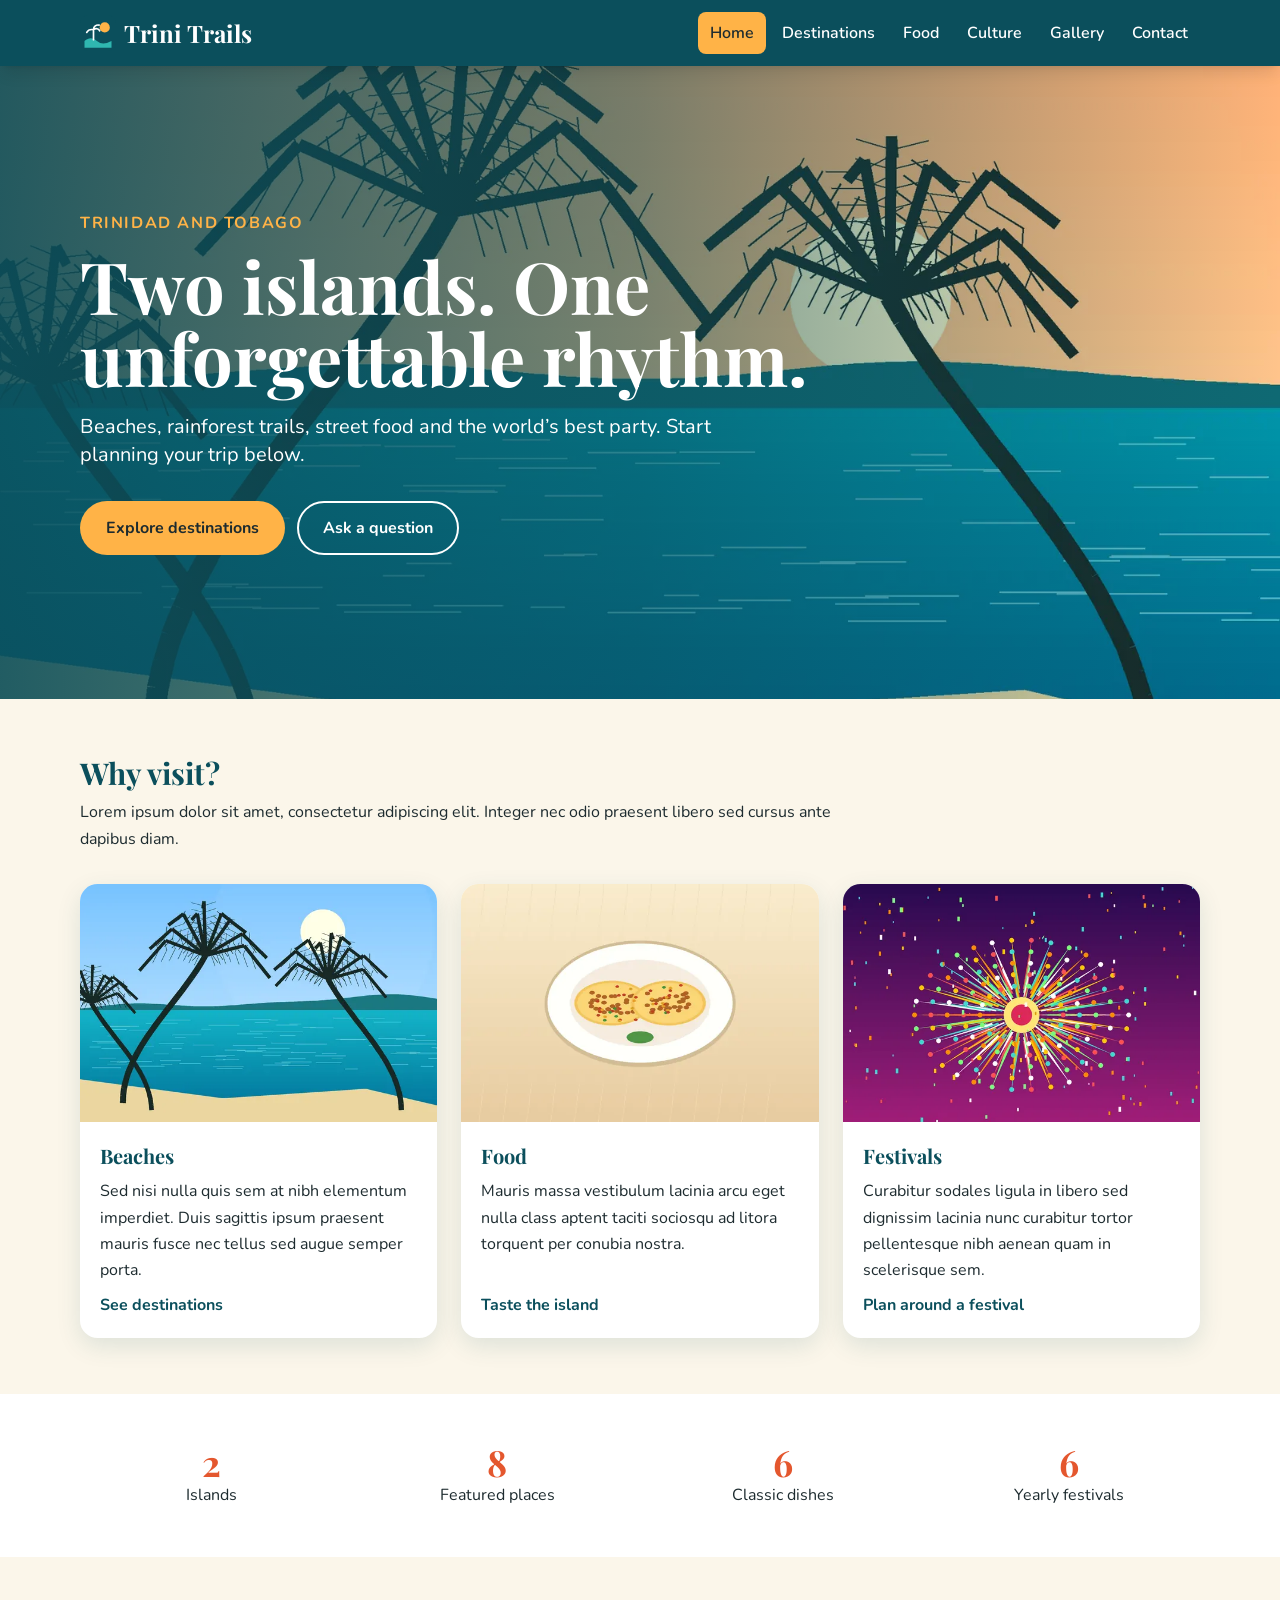
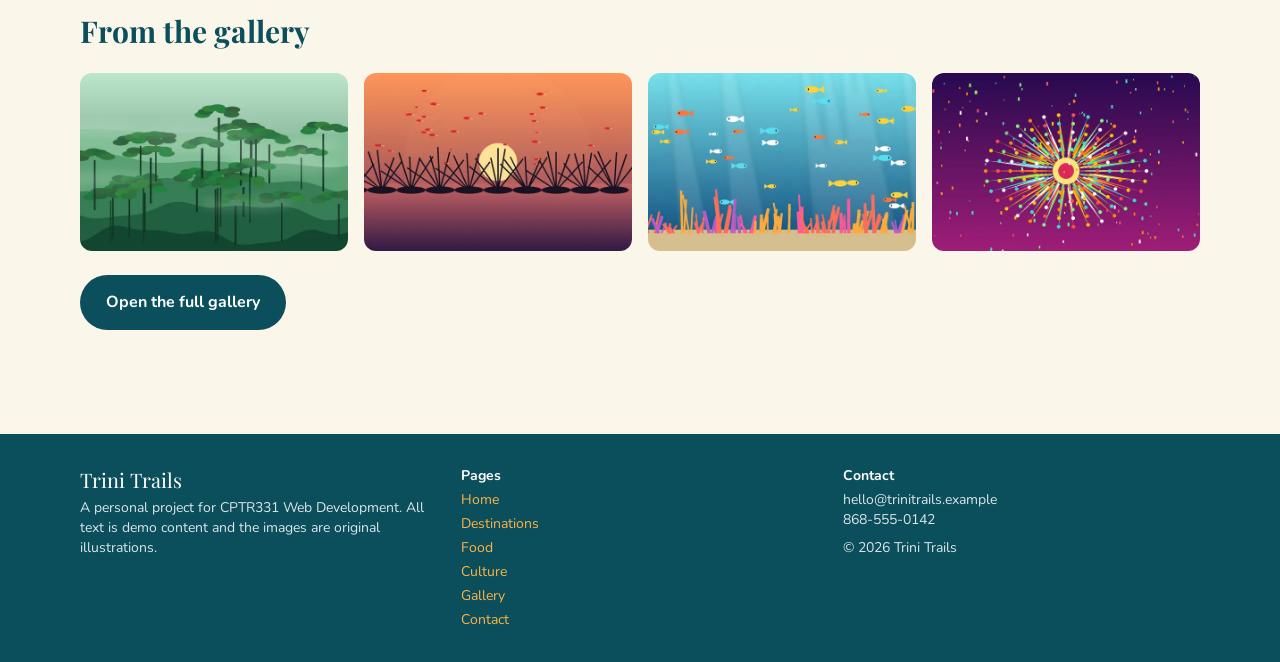
<file: index.html>
<!DOCTYPE html>
<html lang="en">
<head>
<meta charset="utf-8">
<meta name="viewport" content="width=device-width, initial-scale=1">
<title>Trini Trails | Travel Guide to Trinidad and Tobago</title>
<meta name="description" content="Plan a trip to Trinidad and Tobago: beaches, rainforest, street food and festivals, with a gallery and travel contact form (demo project).">
<link rel="canonical" href="https://trinitrails.netlify.app/">
<meta property="og:type" content="website">
<meta property="og:site_name" content="Trini Trails">
<meta property="og:title" content="Trini Trails | Travel Guide to Trinidad and Tobago">
<meta property="og:description" content="Plan a trip to Trinidad and Tobago: beaches, rainforest, street food and festivals, with a gallery and travel contact form (demo project).">
<meta property="og:url" content="https://trinitrails.netlify.app/">
<meta property="og:image" content="https://trinitrails.netlify.app/img/og-image.jpg">
<meta name="twitter:card" content="summary_large_image">
<meta name="theme-color" content="#0b4f5c">
<link rel="icon" href="img/favicon.svg" type="image/svg+xml">
<link rel="preconnect" href="https://fonts.googleapis.com">
<link rel="preconnect" href="https://fonts.gstatic.com" crossorigin>
<link rel="stylesheet" href="https://fonts.googleapis.com/css2?family=Nunito:wght@400;700&amp;family=Playfair+Display:wght@600;700&amp;display=swap" media="print" onload="this.media='all'">
<noscript><link rel="stylesheet" href="https://fonts.googleapis.com/css2?family=Nunito:wght@400;700&amp;family=Playfair+Display:wght@600;700&amp;display=swap"></noscript>
<link rel="stylesheet" href="css/style.css?v=1.0.0">
<script type="application/ld+json">{"@context":"https://schema.org","@type":"WebSite","name":"Trini Trails","url":"https://trinitrails.netlify.app/","description":"A student travel guide to Trinidad and Tobago."}</script>
</head>
<body class="min-h-screen flex flex-col">
<a class="skip-link" href="#main">Skip to main content</a>
<header class="bg-deep sticky top-0 z-40 shadow-lg">
 <div class="max-w-6xl mx-auto px-4 flex items-center justify-between py-3">
  <a href="index.html" class="flex items-center gap-2 text-white no-underline font-display text-2xl font-bold"><img src="img/favicon.svg" width="36" height="36" alt="">Trini Trails</a>
  <button id="menu-toggle" class="md:hidden text-white border border-white/60 rounded-lg px-3 py-1.5" aria-expanded="false" aria-controls="site-nav">&#9776; Menu</button>
  <nav id="site-nav" aria-label="Main" class="hidden md:block absolute md:static top-full left-0 right-0 bg-deep md:bg-transparent px-4 pb-3 md:p-0">
   <ul class="flex flex-col md:flex-row gap-1 list-none m-0 p-0"><li><a href="index.html" class="block px-3 py-2 rounded-lg font-semibold hover:bg-white/15 bg-sun text-ink hover:bg-sun" aria-current="page">Home</a></li><li><a href="destinations.html" class="block px-3 py-2 rounded-lg font-semibold hover:bg-white/15 text-white">Destinations</a></li><li><a href="food.html" class="block px-3 py-2 rounded-lg font-semibold hover:bg-white/15 text-white">Food</a></li><li><a href="culture.html" class="block px-3 py-2 rounded-lg font-semibold hover:bg-white/15 text-white">Culture</a></li><li><a href="gallery.html" class="block px-3 py-2 rounded-lg font-semibold hover:bg-white/15 text-white">Gallery</a></li><li><a href="contact.html" class="block px-3 py-2 rounded-lg font-semibold hover:bg-white/15 text-white">Contact</a></li></ul>
  </nav>
 </div>
</header>
<main id="main" class="flex-1">
<section class="relative bg-deep text-white overflow-hidden">
 <img class="absolute inset-0 w-full h-full object-cover " src="img/hero-1600.webp" srcset="img/hero-800.webp 800w, img/hero-1600.webp 1600w" sizes="100vw" width="1600" height="800" alt="Illustration of a sunset bay with palm trees" fetchpriority="high" decoding="async">
 <div class="absolute inset-0 bg-linear-to-r from-deep/90 via-deep/55 to-transparent"></div>
 <div class="relative max-w-6xl mx-auto px-4 py-24 md:py-36">
  <p class="font-bold tracking-widest uppercase text-sun mb-3">Trinidad and Tobago</p>
  <h1 class="!text-white text-5xl md:text-7xl font-bold max-w-3xl mb-5">Two islands. One unforgettable rhythm.</h1>
  <p class="text-xl max-w-2xl mb-8">Beaches, rainforest trails, street food and the world&rsquo;s best party. Start planning your trip below.</p>
  <div class="flex flex-wrap gap-3"><a class="btn btn-sun" href="destinations.html">Explore destinations</a><a class="btn btn-line" href="contact.html">Ask a question</a></div>
 </div>
</section>
<section class="max-w-6xl mx-auto px-4 py-14">
 <h2 class="text-3xl font-bold mb-2">Why visit?</h2>
 <p class="max-w-3xl mb-8">Lorem ipsum dolor sit amet, consectetur adipiscing elit. Integer nec odio praesent libero sed cursus ante dapibus diam.</p>
 <div class="grid gap-6 md:grid-cols-3">
  <article class="card"><img class="w-full h-auto" src="img/maracas-1200.webp" srcset="img/maracas-600.webp 600w, img/maracas-1200.webp 1200w" sizes="(min-width:768px) 33vw, 100vw" width="400" height="267" alt="Daytime bay with palm trees" loading="lazy" decoding="async"><div class="card-body"><h3 class="text-xl font-bold">Beaches</h3><p>Sed nisi nulla quis sem at nibh elementum imperdiet. Duis sagittis ipsum praesent mauris fusce nec tellus sed augue semper porta.</p><a class="font-bold mt-auto" href="destinations.html">See destinations</a></div></article>
  <article class="card"><img class="w-full h-auto" src="img/doubles-1200.webp" srcset="img/doubles-600.webp 600w, img/doubles-1200.webp 1200w" sizes="(min-width:768px) 33vw, 100vw" width="400" height="267" alt="A plate of doubles" loading="lazy" decoding="async"><div class="card-body"><h3 class="text-xl font-bold">Food</h3><p>Mauris massa vestibulum lacinia arcu eget nulla class aptent taciti sociosqu ad litora torquent per conubia nostra.</p><a class="font-bold mt-auto" href="food.html">Taste the island</a></div></article>
  <article class="card"><img class="w-full h-auto" src="img/carnival-1200.webp" srcset="img/carnival-600.webp 600w, img/carnival-1200.webp 1200w" sizes="(min-width:768px) 33vw, 100vw" width="400" height="267" alt="Colourful carnival starburst" loading="lazy" decoding="async"><div class="card-body"><h3 class="text-xl font-bold">Festivals</h3><p>Curabitur sodales ligula in libero sed dignissim lacinia nunc curabitur tortor pellentesque nibh aenean quam in scelerisque sem.</p><a class="font-bold mt-auto" href="culture.html">Plan around a festival</a></div></article>
 </div>
</section>
<div class="bg-white"><div class="max-w-6xl mx-auto px-4 py-12 grid grid-cols-2 md:grid-cols-4 gap-6 text-center">
 <div><p class="font-display text-4xl font-bold text-coral">2</p><p>Islands</p></div><div><p class="font-display text-4xl font-bold text-coral">8</p><p>Featured places</p></div>
 <div><p class="font-display text-4xl font-bold text-coral">6</p><p>Classic dishes</p></div><div><p class="font-display text-4xl font-bold text-coral">6</p><p>Yearly festivals</p></div></div></div>
<section class="max-w-6xl mx-auto px-4 py-14">
 <h2 class="text-3xl font-bold mb-6">From the gallery</h2>
 <div class="grid gap-4 grid-cols-2 md:grid-cols-4"><a href="gallery.html"><img class="rounded-xl w-full h-auto" src="img/rainforest-600.webp" width="300" height="200" alt="Layered green rainforest hills wrapped in mist" loading="lazy" decoding="async"></a><a href="gallery.html"><img class="rounded-xl w-full h-auto" src="img/ibis-600.webp" width="300" height="200" alt="Red birds flying over mangroves at sunset" loading="lazy" decoding="async"></a><a href="gallery.html"><img class="rounded-xl w-full h-auto" src="img/reef-600.webp" width="300" height="200" alt="Colourful fish swimming above a coral reef" loading="lazy" decoding="async"></a><a href="gallery.html"><img class="rounded-xl w-full h-auto" src="img/carnival-600.webp" width="300" height="200" alt="Colourful starburst costume against a purple night sky" loading="lazy" decoding="async"></a></div>
 <p class="mt-6"><a class="btn btn-deep" href="gallery.html">Open the full gallery</a></p>
</section>
</main>
<footer class="bg-deep text-white/85 mt-12">
 <div class="max-w-6xl mx-auto px-4 py-8 grid gap-6 md:grid-cols-3 text-sm">
  <div><p class="font-display text-xl text-white mb-1">Trini Trails</p><p>A personal project for CPTR331 Web Development. All text is demo content and the images are original illustrations.</p></div>
  <nav aria-label="Footer"><p class="font-bold text-white mb-1">Pages</p><ul class="list-none p-0 m-0 grid gap-1"><li><a class="text-sun" href="index.html">Home</a></li><li><a class="text-sun" href="destinations.html">Destinations</a></li><li><a class="text-sun" href="food.html">Food</a></li><li><a class="text-sun" href="culture.html">Culture</a></li><li><a class="text-sun" href="gallery.html">Gallery</a></li><li><a class="text-sun" href="contact.html">Contact</a></li></ul></nav>
  <div><p class="font-bold text-white mb-1">Contact</p><p>hello@trinitrails.example<br>868-555-0142</p><p class="mt-2">&copy; <span id="year">2026</span> Trini Trails</p></div>
 </div>
</footer>
<script src="js/main.js?v=1.0.0" defer></script>
</body>
</html>
</file>
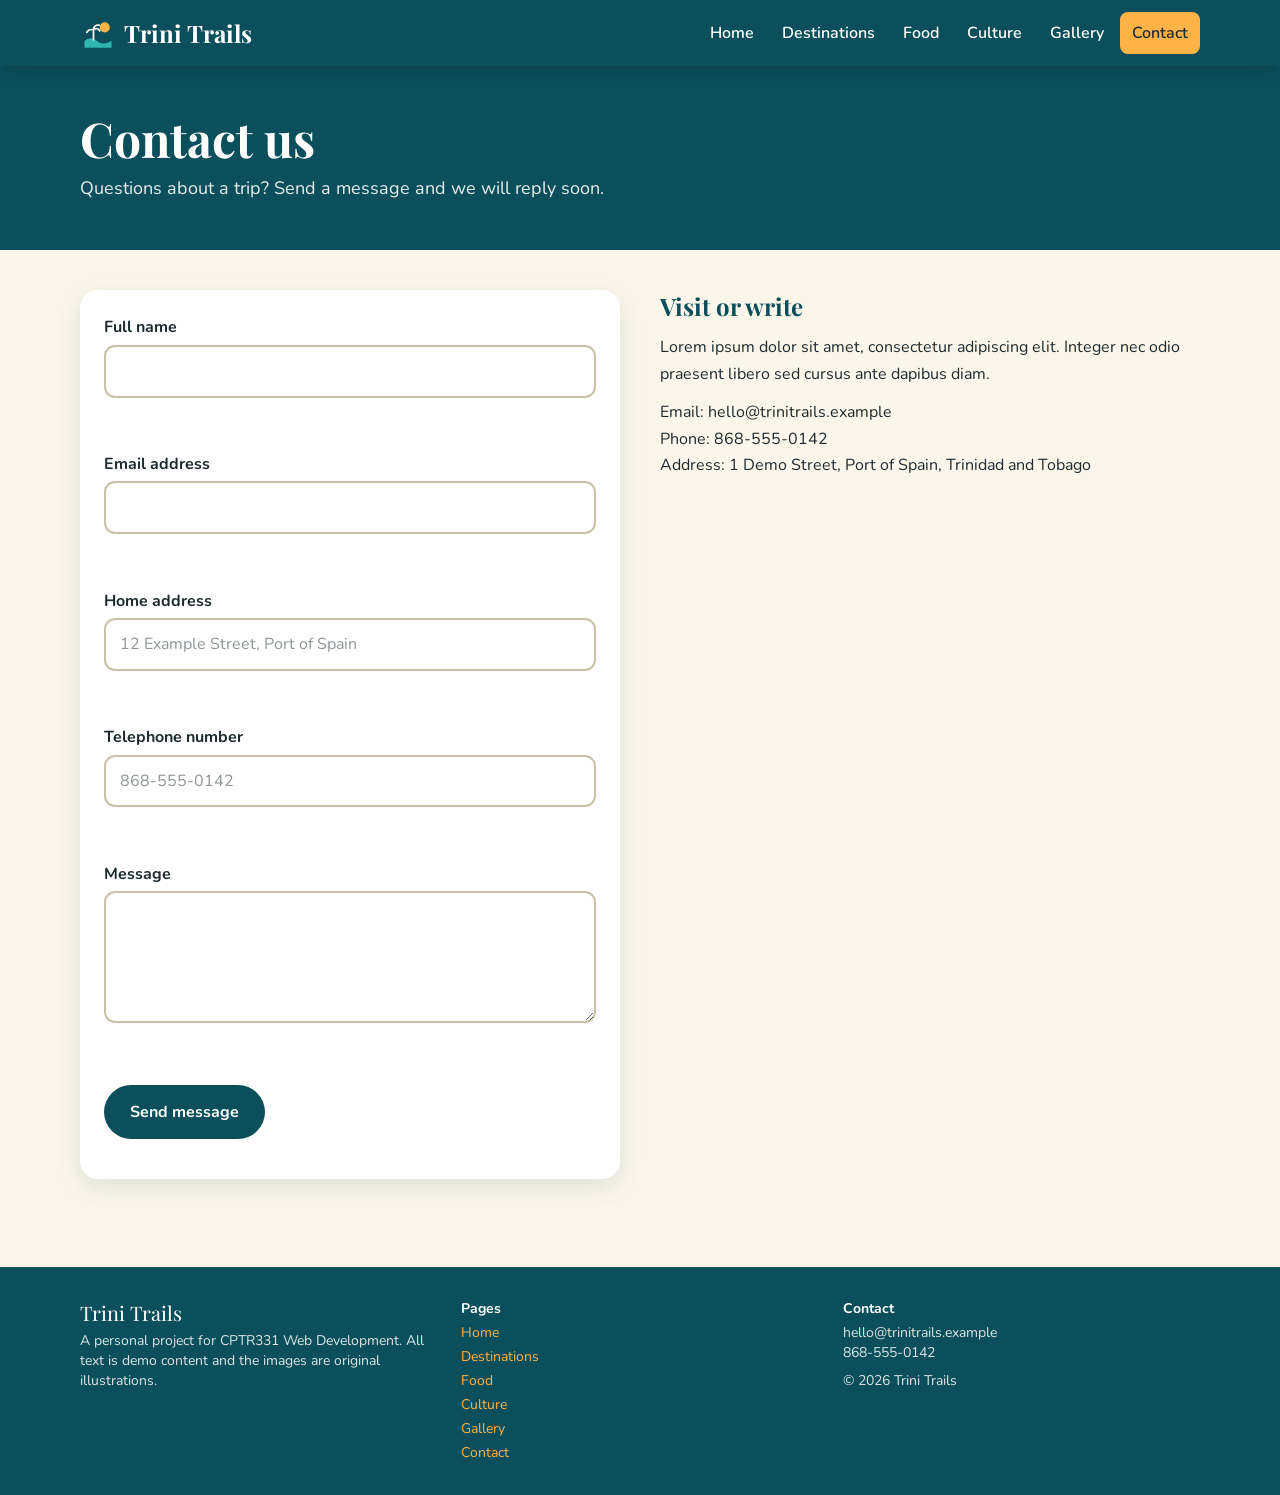
<file: contact.html>
<!DOCTYPE html>
<html lang="en">
<head>
<meta charset="utf-8">
<meta name="viewport" content="width=device-width, initial-scale=1">
<title>Contact Trini Trails | Trip Questions</title>
<meta name="description" content="Send a question about travelling to Trinidad and Tobago. The form checks your name, email, address and phone number.">
<link rel="canonical" href="https://trinitrails.netlify.app/contact.html">
<meta property="og:type" content="website">
<meta property="og:site_name" content="Trini Trails">
<meta property="og:title" content="Contact Trini Trails | Trip Questions">
<meta property="og:description" content="Send a question about travelling to Trinidad and Tobago. The form checks your name, email, address and phone number.">
<meta property="og:url" content="https://trinitrails.netlify.app/contact.html">
<meta property="og:image" content="https://trinitrails.netlify.app/img/og-image.jpg">
<meta name="twitter:card" content="summary_large_image">
<meta name="theme-color" content="#0b4f5c">
<link rel="icon" href="img/favicon.svg" type="image/svg+xml">
<link rel="preconnect" href="https://fonts.googleapis.com">
<link rel="preconnect" href="https://fonts.gstatic.com" crossorigin>
<link rel="stylesheet" href="https://fonts.googleapis.com/css2?family=Nunito:wght@400;700&amp;family=Playfair+Display:wght@600;700&amp;display=swap" media="print" onload="this.media='all'">
<noscript><link rel="stylesheet" href="https://fonts.googleapis.com/css2?family=Nunito:wght@400;700&amp;family=Playfair+Display:wght@600;700&amp;display=swap"></noscript>
<link rel="stylesheet" href="css/style.css?v=1.0.0">
</head>
<body class="min-h-screen flex flex-col">
<a class="skip-link" href="#main">Skip to main content</a>
<header class="bg-deep sticky top-0 z-40 shadow-lg">
 <div class="max-w-6xl mx-auto px-4 flex items-center justify-between py-3">
  <a href="index.html" class="flex items-center gap-2 text-white no-underline font-display text-2xl font-bold"><img src="img/favicon.svg" width="36" height="36" alt="">Trini Trails</a>
  <button id="menu-toggle" class="md:hidden text-white border border-white/60 rounded-lg px-3 py-1.5" aria-expanded="false" aria-controls="site-nav">&#9776; Menu</button>
  <nav id="site-nav" aria-label="Main" class="hidden md:block absolute md:static top-full left-0 right-0 bg-deep md:bg-transparent px-4 pb-3 md:p-0">
   <ul class="flex flex-col md:flex-row gap-1 list-none m-0 p-0"><li><a href="index.html" class="block px-3 py-2 rounded-lg font-semibold hover:bg-white/15 text-white">Home</a></li><li><a href="destinations.html" class="block px-3 py-2 rounded-lg font-semibold hover:bg-white/15 text-white">Destinations</a></li><li><a href="food.html" class="block px-3 py-2 rounded-lg font-semibold hover:bg-white/15 text-white">Food</a></li><li><a href="culture.html" class="block px-3 py-2 rounded-lg font-semibold hover:bg-white/15 text-white">Culture</a></li><li><a href="gallery.html" class="block px-3 py-2 rounded-lg font-semibold hover:bg-white/15 text-white">Gallery</a></li><li><a href="contact.html" class="block px-3 py-2 rounded-lg font-semibold hover:bg-white/15 bg-sun text-ink hover:bg-sun" aria-current="page">Contact</a></li></ul>
  </nav>
 </div>
</header>
<main id="main" class="flex-1">
<section class="bg-deep text-white"><div class="max-w-6xl mx-auto px-4 py-12"><h1 class="!text-white text-4xl md:text-5xl font-bold mb-3">Contact us</h1><p class="text-lg max-w-2xl text-white/90">Questions about a trip? Send a message and we will reply soon.</p></div></section><section class="max-w-6xl mx-auto px-4 py-10 grid gap-10 md:grid-cols-2">
 <form id="contact-form" class="card p-6 grid gap-4" action="https://formspree.io/f/YOUR_FORM_ID" method="post" novalidate>
  <div class="field"><label for="name">Full name</label><input id="name" name="name" type="text" autocomplete="name" required aria-describedby="name-err"><p class="error" id="name-err" role="alert"></p></div>
  <div class="field"><label for="email">Email address</label><input id="email" name="email" type="email" autocomplete="email" required aria-describedby="email-err"><p class="error" id="email-err" role="alert"></p></div>
  <div class="field"><label for="address">Home address</label><input id="address" name="address" type="text" autocomplete="address-line1" required aria-describedby="address-err" placeholder="12 Example Street, Port of Spain"><p class="error" id="address-err" role="alert"></p></div>
  <div class="field"><label for="tel">Telephone number</label><input id="tel" name="tel" type="tel" autocomplete="tel" required aria-describedby="tel-err" placeholder="868-555-0142"><p class="error" id="tel-err" role="alert"></p></div>
  <div class="field"><label for="message">Message</label><textarea id="message" name="message" rows="4" aria-describedby="message-err"></textarea><p class="error" id="message-err" role="alert"></p></div>
  <button class="btn btn-deep justify-self-start" type="submit">Send message</button>
  <p id="form-status" class="font-bold" role="status"></p>
 </form>
 <div><h2 class="text-2xl font-bold mb-3">Visit or write</h2><p class="mb-3">Lorem ipsum dolor sit amet, consectetur adipiscing elit. Integer nec odio praesent libero sed cursus ante dapibus diam.</p><p>Email: hello@trinitrails.example<br>Phone: 868-555-0142<br>Address: 1 Demo Street, Port of Spain, Trinidad and Tobago</p></div>
</section>
</main>
<footer class="bg-deep text-white/85 mt-12">
 <div class="max-w-6xl mx-auto px-4 py-8 grid gap-6 md:grid-cols-3 text-sm">
  <div><p class="font-display text-xl text-white mb-1">Trini Trails</p><p>A personal project for CPTR331 Web Development. All text is demo content and the images are original illustrations.</p></div>
  <nav aria-label="Footer"><p class="font-bold text-white mb-1">Pages</p><ul class="list-none p-0 m-0 grid gap-1"><li><a class="text-sun" href="index.html">Home</a></li><li><a class="text-sun" href="destinations.html">Destinations</a></li><li><a class="text-sun" href="food.html">Food</a></li><li><a class="text-sun" href="culture.html">Culture</a></li><li><a class="text-sun" href="gallery.html">Gallery</a></li><li><a class="text-sun" href="contact.html">Contact</a></li></ul></nav>
  <div><p class="font-bold text-white mb-1">Contact</p><p>hello@trinitrails.example<br>868-555-0142</p><p class="mt-2">&copy; <span id="year">2026</span> Trini Trails</p></div>
 </div>
</footer>
<script src="js/main.js?v=1.0.0" defer></script>
<script src="js/contact.js?v=1.0.0" defer></script>
</body>
</html>
</file>
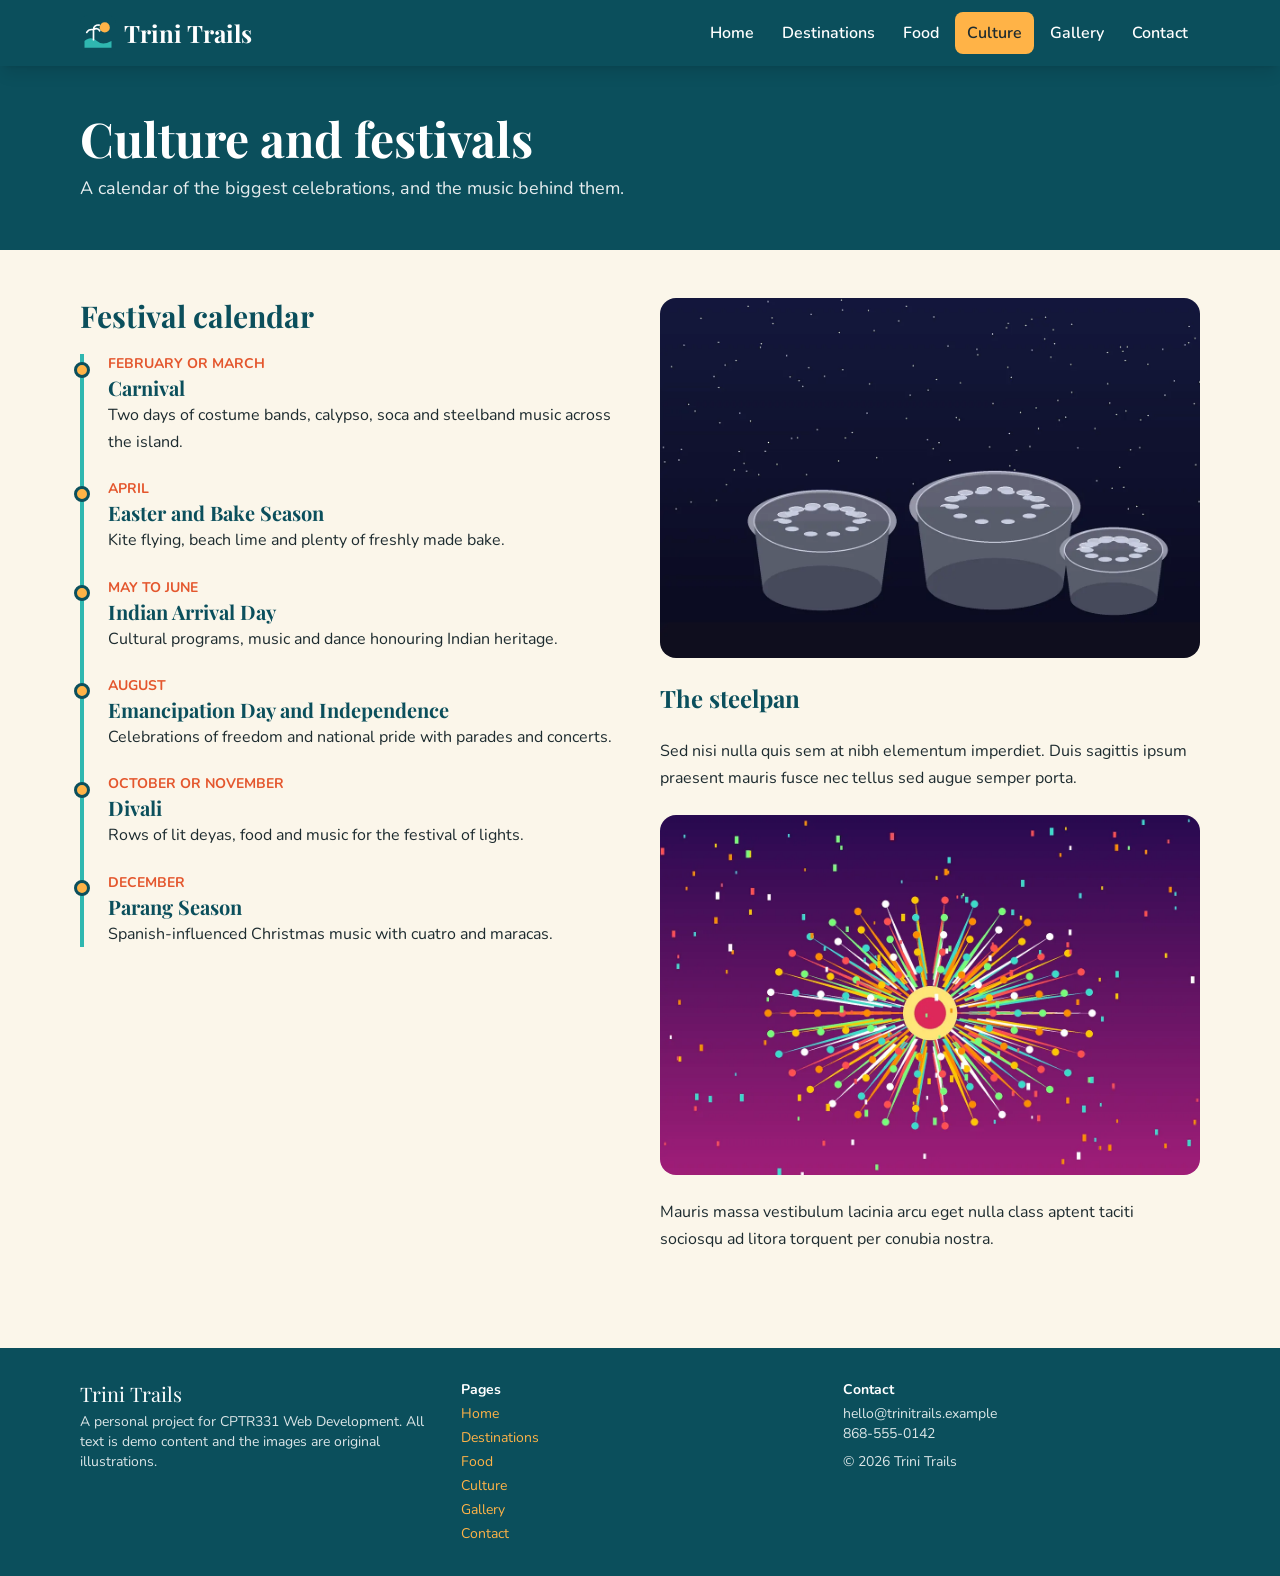
<file: culture.html>
<!DOCTYPE html>
<html lang="en">
<head>
<meta charset="utf-8">
<meta name="viewport" content="width=device-width, initial-scale=1">
<title>Festivals and Culture in Trinidad and Tobago | Trini Trails</title>
<meta name="description" content="A year of festivals in Trinidad and Tobago: Carnival, Easter, Divali, Parang and more, plus music and steelpan.">
<link rel="canonical" href="https://trinitrails.netlify.app/culture.html">
<meta property="og:type" content="website">
<meta property="og:site_name" content="Trini Trails">
<meta property="og:title" content="Festivals and Culture in Trinidad and Tobago | Trini Trails">
<meta property="og:description" content="A year of festivals in Trinidad and Tobago: Carnival, Easter, Divali, Parang and more, plus music and steelpan.">
<meta property="og:url" content="https://trinitrails.netlify.app/culture.html">
<meta property="og:image" content="https://trinitrails.netlify.app/img/og-image.jpg">
<meta name="twitter:card" content="summary_large_image">
<meta name="theme-color" content="#0b4f5c">
<link rel="icon" href="img/favicon.svg" type="image/svg+xml">
<link rel="preconnect" href="https://fonts.googleapis.com">
<link rel="preconnect" href="https://fonts.gstatic.com" crossorigin>
<link rel="stylesheet" href="https://fonts.googleapis.com/css2?family=Nunito:wght@400;700&amp;family=Playfair+Display:wght@600;700&amp;display=swap" media="print" onload="this.media='all'">
<noscript><link rel="stylesheet" href="https://fonts.googleapis.com/css2?family=Nunito:wght@400;700&amp;family=Playfair+Display:wght@600;700&amp;display=swap"></noscript>
<link rel="stylesheet" href="css/style.css?v=1.0.0">
</head>
<body class="min-h-screen flex flex-col">
<a class="skip-link" href="#main">Skip to main content</a>
<header class="bg-deep sticky top-0 z-40 shadow-lg">
 <div class="max-w-6xl mx-auto px-4 flex items-center justify-between py-3">
  <a href="index.html" class="flex items-center gap-2 text-white no-underline font-display text-2xl font-bold"><img src="img/favicon.svg" width="36" height="36" alt="">Trini Trails</a>
  <button id="menu-toggle" class="md:hidden text-white border border-white/60 rounded-lg px-3 py-1.5" aria-expanded="false" aria-controls="site-nav">&#9776; Menu</button>
  <nav id="site-nav" aria-label="Main" class="hidden md:block absolute md:static top-full left-0 right-0 bg-deep md:bg-transparent px-4 pb-3 md:p-0">
   <ul class="flex flex-col md:flex-row gap-1 list-none m-0 p-0"><li><a href="index.html" class="block px-3 py-2 rounded-lg font-semibold hover:bg-white/15 text-white">Home</a></li><li><a href="destinations.html" class="block px-3 py-2 rounded-lg font-semibold hover:bg-white/15 text-white">Destinations</a></li><li><a href="food.html" class="block px-3 py-2 rounded-lg font-semibold hover:bg-white/15 text-white">Food</a></li><li><a href="culture.html" class="block px-3 py-2 rounded-lg font-semibold hover:bg-white/15 bg-sun text-ink hover:bg-sun" aria-current="page">Culture</a></li><li><a href="gallery.html" class="block px-3 py-2 rounded-lg font-semibold hover:bg-white/15 text-white">Gallery</a></li><li><a href="contact.html" class="block px-3 py-2 rounded-lg font-semibold hover:bg-white/15 text-white">Contact</a></li></ul>
  </nav>
 </div>
</header>
<main id="main" class="flex-1">
<section class="bg-deep text-white"><div class="max-w-6xl mx-auto px-4 py-12"><h1 class="!text-white text-4xl md:text-5xl font-bold mb-3">Culture and festivals</h1><p class="text-lg max-w-2xl text-white/90">A calendar of the biggest celebrations, and the music behind them.</p></div></section><section class="max-w-6xl mx-auto px-4 py-12 grid gap-10 md:grid-cols-2"><div><h2 class="text-3xl font-bold mb-5">Festival calendar</h2><ol class="timeline list-none m-0"><li><p class="text-sm font-bold text-coral uppercase">February or March</p><h3 class="text-xl font-bold">Carnival</h3><p>Two days of costume bands, calypso, soca and steelband music across the island.</p></li><li><p class="text-sm font-bold text-coral uppercase">April</p><h3 class="text-xl font-bold">Easter and Bake Season</h3><p>Kite flying, beach lime and plenty of freshly made bake.</p></li><li><p class="text-sm font-bold text-coral uppercase">May to June</p><h3 class="text-xl font-bold">Indian Arrival Day</h3><p>Cultural programs, music and dance honouring Indian heritage.</p></li><li><p class="text-sm font-bold text-coral uppercase">August</p><h3 class="text-xl font-bold">Emancipation Day and Independence</h3><p>Celebrations of freedom and national pride with parades and concerts.</p></li><li><p class="text-sm font-bold text-coral uppercase">October or November</p><h3 class="text-xl font-bold">Divali</h3><p>Rows of lit deyas, food and music for the festival of lights.</p></li><li><p class="text-sm font-bold text-coral uppercase">December</p><h3 class="text-xl font-bold">Parang Season</h3><p>Spanish-influenced Christmas music with cuatro and maracas.</p></li></ol></div><div class="grid gap-6 content-start"><img class="rounded-2xl w-full h-auto" src="img/steelpan-1200.webp" srcset="img/steelpan-600.webp 600w, img/steelpan-1200.webp 1200w" sizes="(min-width:768px) 50vw, 100vw" width="600" height="400" alt="Three steel drums under a starry sky" loading="lazy" decoding="async"><h2 class="text-2xl font-bold">The steelpan</h2><p>Sed nisi nulla quis sem at nibh elementum imperdiet. Duis sagittis ipsum praesent mauris fusce nec tellus sed augue semper porta.</p><img class="rounded-2xl w-full h-auto" src="img/carnival-1200.webp" srcset="img/carnival-600.webp 600w, img/carnival-1200.webp 1200w" sizes="(min-width:768px) 50vw, 100vw" width="600" height="400" alt="Colourful starburst costume against a purple night sky" loading="lazy" decoding="async"><p>Mauris massa vestibulum lacinia arcu eget nulla class aptent taciti sociosqu ad litora torquent per conubia nostra.</p></div></section>
</main>
<footer class="bg-deep text-white/85 mt-12">
 <div class="max-w-6xl mx-auto px-4 py-8 grid gap-6 md:grid-cols-3 text-sm">
  <div><p class="font-display text-xl text-white mb-1">Trini Trails</p><p>A personal project for CPTR331 Web Development. All text is demo content and the images are original illustrations.</p></div>
  <nav aria-label="Footer"><p class="font-bold text-white mb-1">Pages</p><ul class="list-none p-0 m-0 grid gap-1"><li><a class="text-sun" href="index.html">Home</a></li><li><a class="text-sun" href="destinations.html">Destinations</a></li><li><a class="text-sun" href="food.html">Food</a></li><li><a class="text-sun" href="culture.html">Culture</a></li><li><a class="text-sun" href="gallery.html">Gallery</a></li><li><a class="text-sun" href="contact.html">Contact</a></li></ul></nav>
  <div><p class="font-bold text-white mb-1">Contact</p><p>hello@trinitrails.example<br>868-555-0142</p><p class="mt-2">&copy; <span id="year">2026</span> Trini Trails</p></div>
 </div>
</footer>
<script src="js/main.js?v=1.0.0" defer></script>
</body>
</html>
</file>
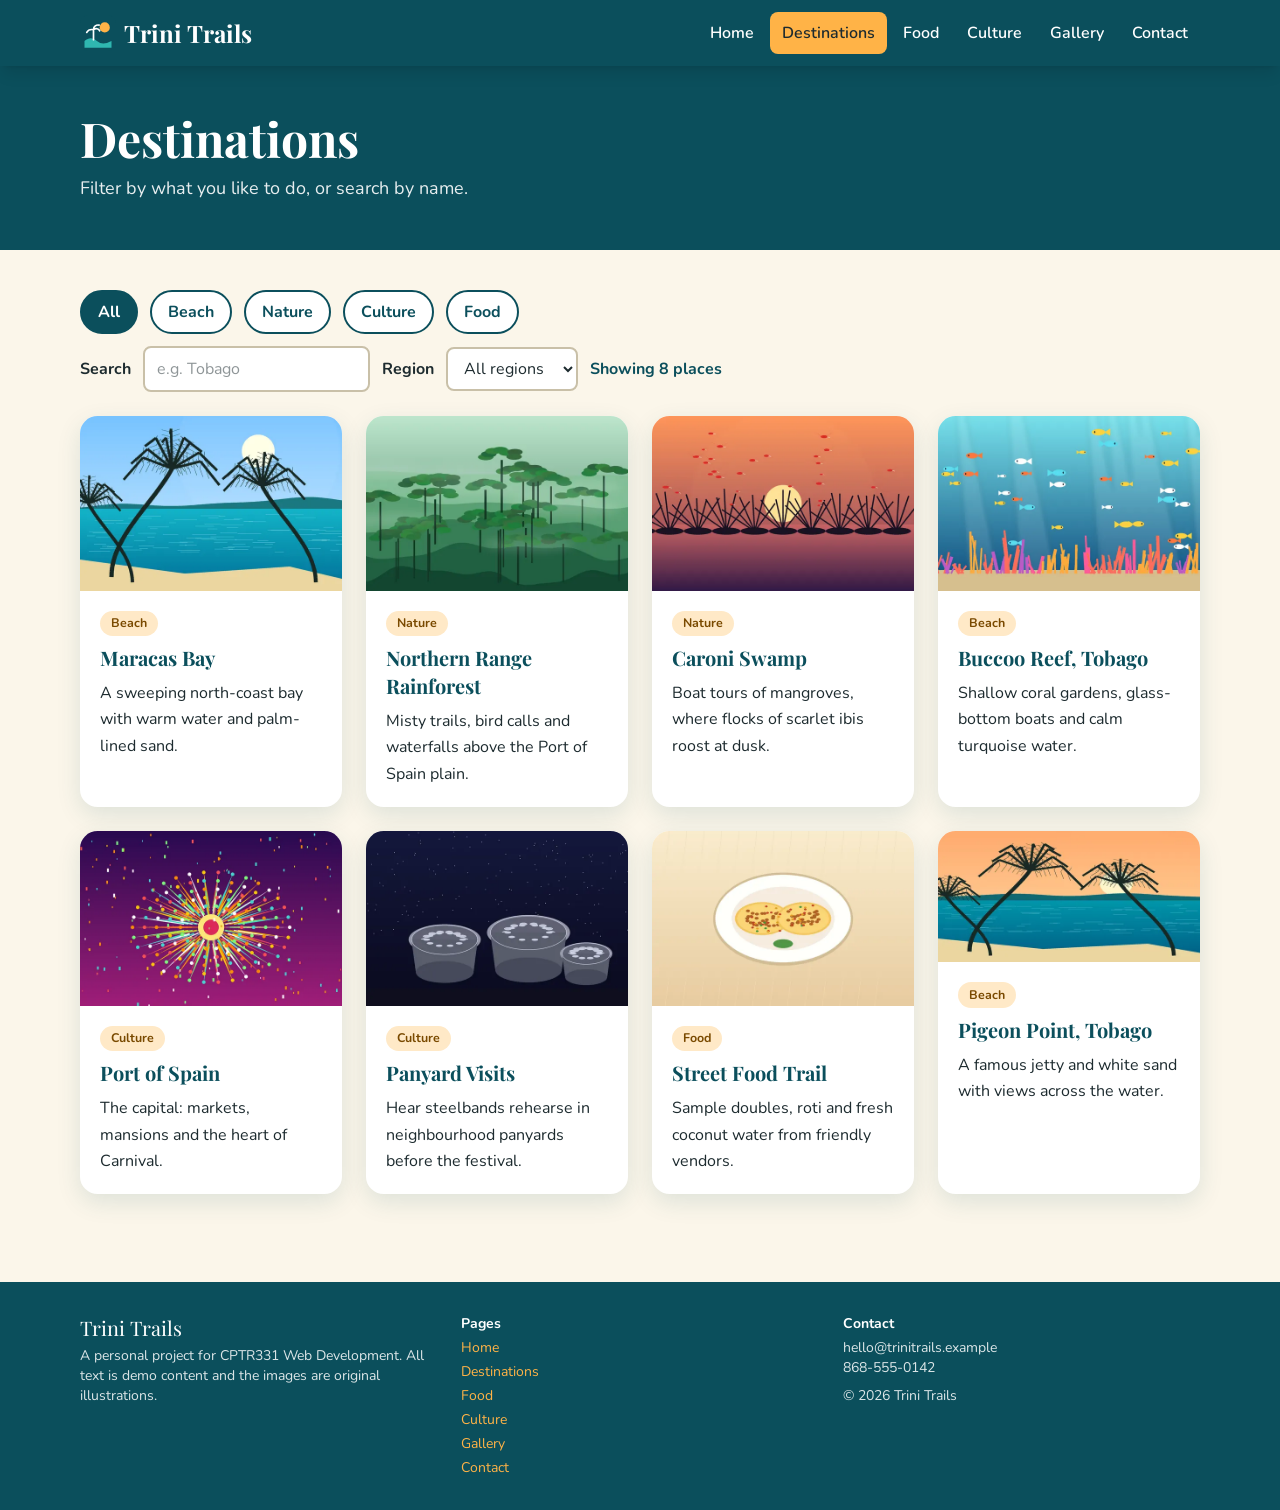
<file: destinations.html>
<!DOCTYPE html>
<html lang="en">
<head>
<meta charset="utf-8">
<meta name="viewport" content="width=device-width, initial-scale=1">
<title>Destinations in Trinidad and Tobago | Trini Trails</title>
<meta name="description" content="Browse eight places to visit in Trinidad and Tobago and filter by beach, nature, culture or food, or by region.">
<link rel="canonical" href="https://trinitrails.netlify.app/destinations.html">
<meta property="og:type" content="website">
<meta property="og:site_name" content="Trini Trails">
<meta property="og:title" content="Destinations in Trinidad and Tobago | Trini Trails">
<meta property="og:description" content="Browse eight places to visit in Trinidad and Tobago and filter by beach, nature, culture or food, or by region.">
<meta property="og:url" content="https://trinitrails.netlify.app/destinations.html">
<meta property="og:image" content="https://trinitrails.netlify.app/img/og-image.jpg">
<meta name="twitter:card" content="summary_large_image">
<meta name="theme-color" content="#0b4f5c">
<link rel="icon" href="img/favicon.svg" type="image/svg+xml">
<link rel="preconnect" href="https://fonts.googleapis.com">
<link rel="preconnect" href="https://fonts.gstatic.com" crossorigin>
<link rel="stylesheet" href="https://fonts.googleapis.com/css2?family=Nunito:wght@400;700&amp;family=Playfair+Display:wght@600;700&amp;display=swap" media="print" onload="this.media='all'">
<noscript><link rel="stylesheet" href="https://fonts.googleapis.com/css2?family=Nunito:wght@400;700&amp;family=Playfair+Display:wght@600;700&amp;display=swap"></noscript>
<link rel="stylesheet" href="css/style.css?v=1.0.0">
</head>
<body class="min-h-screen flex flex-col">
<a class="skip-link" href="#main">Skip to main content</a>
<header class="bg-deep sticky top-0 z-40 shadow-lg">
 <div class="max-w-6xl mx-auto px-4 flex items-center justify-between py-3">
  <a href="index.html" class="flex items-center gap-2 text-white no-underline font-display text-2xl font-bold"><img src="img/favicon.svg" width="36" height="36" alt="">Trini Trails</a>
  <button id="menu-toggle" class="md:hidden text-white border border-white/60 rounded-lg px-3 py-1.5" aria-expanded="false" aria-controls="site-nav">&#9776; Menu</button>
  <nav id="site-nav" aria-label="Main" class="hidden md:block absolute md:static top-full left-0 right-0 bg-deep md:bg-transparent px-4 pb-3 md:p-0">
   <ul class="flex flex-col md:flex-row gap-1 list-none m-0 p-0"><li><a href="index.html" class="block px-3 py-2 rounded-lg font-semibold hover:bg-white/15 text-white">Home</a></li><li><a href="destinations.html" class="block px-3 py-2 rounded-lg font-semibold hover:bg-white/15 bg-sun text-ink hover:bg-sun" aria-current="page">Destinations</a></li><li><a href="food.html" class="block px-3 py-2 rounded-lg font-semibold hover:bg-white/15 text-white">Food</a></li><li><a href="culture.html" class="block px-3 py-2 rounded-lg font-semibold hover:bg-white/15 text-white">Culture</a></li><li><a href="gallery.html" class="block px-3 py-2 rounded-lg font-semibold hover:bg-white/15 text-white">Gallery</a></li><li><a href="contact.html" class="block px-3 py-2 rounded-lg font-semibold hover:bg-white/15 text-white">Contact</a></li></ul>
  </nav>
 </div>
</header>
<main id="main" class="flex-1">
<section class="bg-deep text-white"><div class="max-w-6xl mx-auto px-4 py-12"><h1 class="!text-white text-4xl md:text-5xl font-bold mb-3">Destinations</h1><p class="text-lg max-w-2xl text-white/90">Filter by what you like to do, or search by name.</p></div></section><section class="max-w-6xl mx-auto px-4 py-10">
 <h2 class="sr-only">Filter and results</h2>
 <div class="flex flex-wrap items-center gap-3 mb-3" role="group" aria-label="Filter destinations by type" id="filters"><button class="chip" type="button" data-type="All" aria-pressed="true">All</button><button class="chip" type="button" data-type="Beach" aria-pressed="false">Beach</button><button class="chip" type="button" data-type="Nature" aria-pressed="false">Nature</button><button class="chip" type="button" data-type="Culture" aria-pressed="false">Culture</button><button class="chip" type="button" data-type="Food" aria-pressed="false">Food</button></div>
 <div class="flex flex-wrap items-center gap-3 mb-6">
  <label for="search" class="font-bold">Search</label>
  <input id="search" type="search" class="border-2 border-[#c9c0a8] rounded-lg px-3 py-2 bg-white" placeholder="e.g. Tobago">
  <label for="region" class="font-bold">Region</label>
  <select id="region" class="border-2 border-[#c9c0a8] rounded-lg px-3 py-2 bg-white"><option value="all">All regions</option><option value="north">North coast</option><option value="west">West</option><option value="tobago">Tobago</option></select>
  <p id="count" class="font-bold text-deep" role="status" aria-live="polite">Showing 8 places</p>
 </div>
 <ul id="dest-list" class="grid gap-6 md:grid-cols-2 lg:grid-cols-4 list-none p-0"><li class="card" data-type="Beach" data-region="north" data-name="maracas bay"><img class="w-full h-auto" src="img/maracas-600.webp" width="400" height="267" alt="Illustration: Maracas Bay" loading="lazy" decoding="async"><div class="card-body"><span class="tag">Beach</span><h2 class="text-xl font-bold">Maracas Bay</h2><p>A sweeping north-coast bay with warm water and palm-lined sand.</p></div></li><li class="card" data-type="Nature" data-region="north" data-name="northern range rainforest"><img class="w-full h-auto" src="img/rainforest-600.webp" width="400" height="267" alt="Illustration: Northern Range Rainforest" loading="lazy" decoding="async"><div class="card-body"><span class="tag">Nature</span><h2 class="text-xl font-bold">Northern Range Rainforest</h2><p>Misty trails, bird calls and waterfalls above the Port of Spain plain.</p></div></li><li class="card" data-type="Nature" data-region="west" data-name="caroni swamp"><img class="w-full h-auto" src="img/ibis-600.webp" width="400" height="267" alt="Illustration: Caroni Swamp" loading="lazy" decoding="async"><div class="card-body"><span class="tag">Nature</span><h2 class="text-xl font-bold">Caroni Swamp</h2><p>Boat tours of mangroves, where flocks of scarlet ibis roost at dusk.</p></div></li><li class="card" data-type="Beach" data-region="tobago" data-name="buccoo reef, tobago"><img class="w-full h-auto" src="img/reef-600.webp" width="400" height="267" alt="Illustration: Buccoo Reef, Tobago" loading="lazy" decoding="async"><div class="card-body"><span class="tag">Beach</span><h2 class="text-xl font-bold">Buccoo Reef, Tobago</h2><p>Shallow coral gardens, glass-bottom boats and calm turquoise water.</p></div></li><li class="card" data-type="Culture" data-region="west" data-name="port of spain"><img class="w-full h-auto" src="img/carnival-600.webp" width="400" height="267" alt="Illustration: Port of Spain" loading="lazy" decoding="async"><div class="card-body"><span class="tag">Culture</span><h2 class="text-xl font-bold">Port of Spain</h2><p>The capital: markets, mansions and the heart of Carnival.</p></div></li><li class="card" data-type="Culture" data-region="west" data-name="panyard visits"><img class="w-full h-auto" src="img/steelpan-600.webp" width="400" height="267" alt="Illustration: Panyard Visits" loading="lazy" decoding="async"><div class="card-body"><span class="tag">Culture</span><h2 class="text-xl font-bold">Panyard Visits</h2><p>Hear steelbands rehearse in neighbourhood panyards before the festival.</p></div></li><li class="card" data-type="Food" data-region="west" data-name="street food trail"><img class="w-full h-auto" src="img/doubles-600.webp" width="400" height="267" alt="Illustration: Street Food Trail" loading="lazy" decoding="async"><div class="card-body"><span class="tag">Food</span><h2 class="text-xl font-bold">Street Food Trail</h2><p>Sample doubles, roti and fresh coconut water from friendly vendors.</p></div></li><li class="card" data-type="Beach" data-region="tobago" data-name="pigeon point, tobago"><img class="w-full h-auto" src="img/hero-600.webp" width="400" height="267" alt="Illustration: Pigeon Point, Tobago" loading="lazy" decoding="async"><div class="card-body"><span class="tag">Beach</span><h2 class="text-xl font-bold">Pigeon Point, Tobago</h2><p>A famous jetty and white sand with views across the water.</p></div></li></ul><p id="empty" class="hidden text-center py-8">No places match your filters.</p></section>
</main>
<footer class="bg-deep text-white/85 mt-12">
 <div class="max-w-6xl mx-auto px-4 py-8 grid gap-6 md:grid-cols-3 text-sm">
  <div><p class="font-display text-xl text-white mb-1">Trini Trails</p><p>A personal project for CPTR331 Web Development. All text is demo content and the images are original illustrations.</p></div>
  <nav aria-label="Footer"><p class="font-bold text-white mb-1">Pages</p><ul class="list-none p-0 m-0 grid gap-1"><li><a class="text-sun" href="index.html">Home</a></li><li><a class="text-sun" href="destinations.html">Destinations</a></li><li><a class="text-sun" href="food.html">Food</a></li><li><a class="text-sun" href="culture.html">Culture</a></li><li><a class="text-sun" href="gallery.html">Gallery</a></li><li><a class="text-sun" href="contact.html">Contact</a></li></ul></nav>
  <div><p class="font-bold text-white mb-1">Contact</p><p>hello@trinitrails.example<br>868-555-0142</p><p class="mt-2">&copy; <span id="year">2026</span> Trini Trails</p></div>
 </div>
</footer>
<script src="js/main.js?v=1.0.0" defer></script>
<script src="js/destinations.js?v=1.0.0" defer></script>
</body>
</html>
</file>
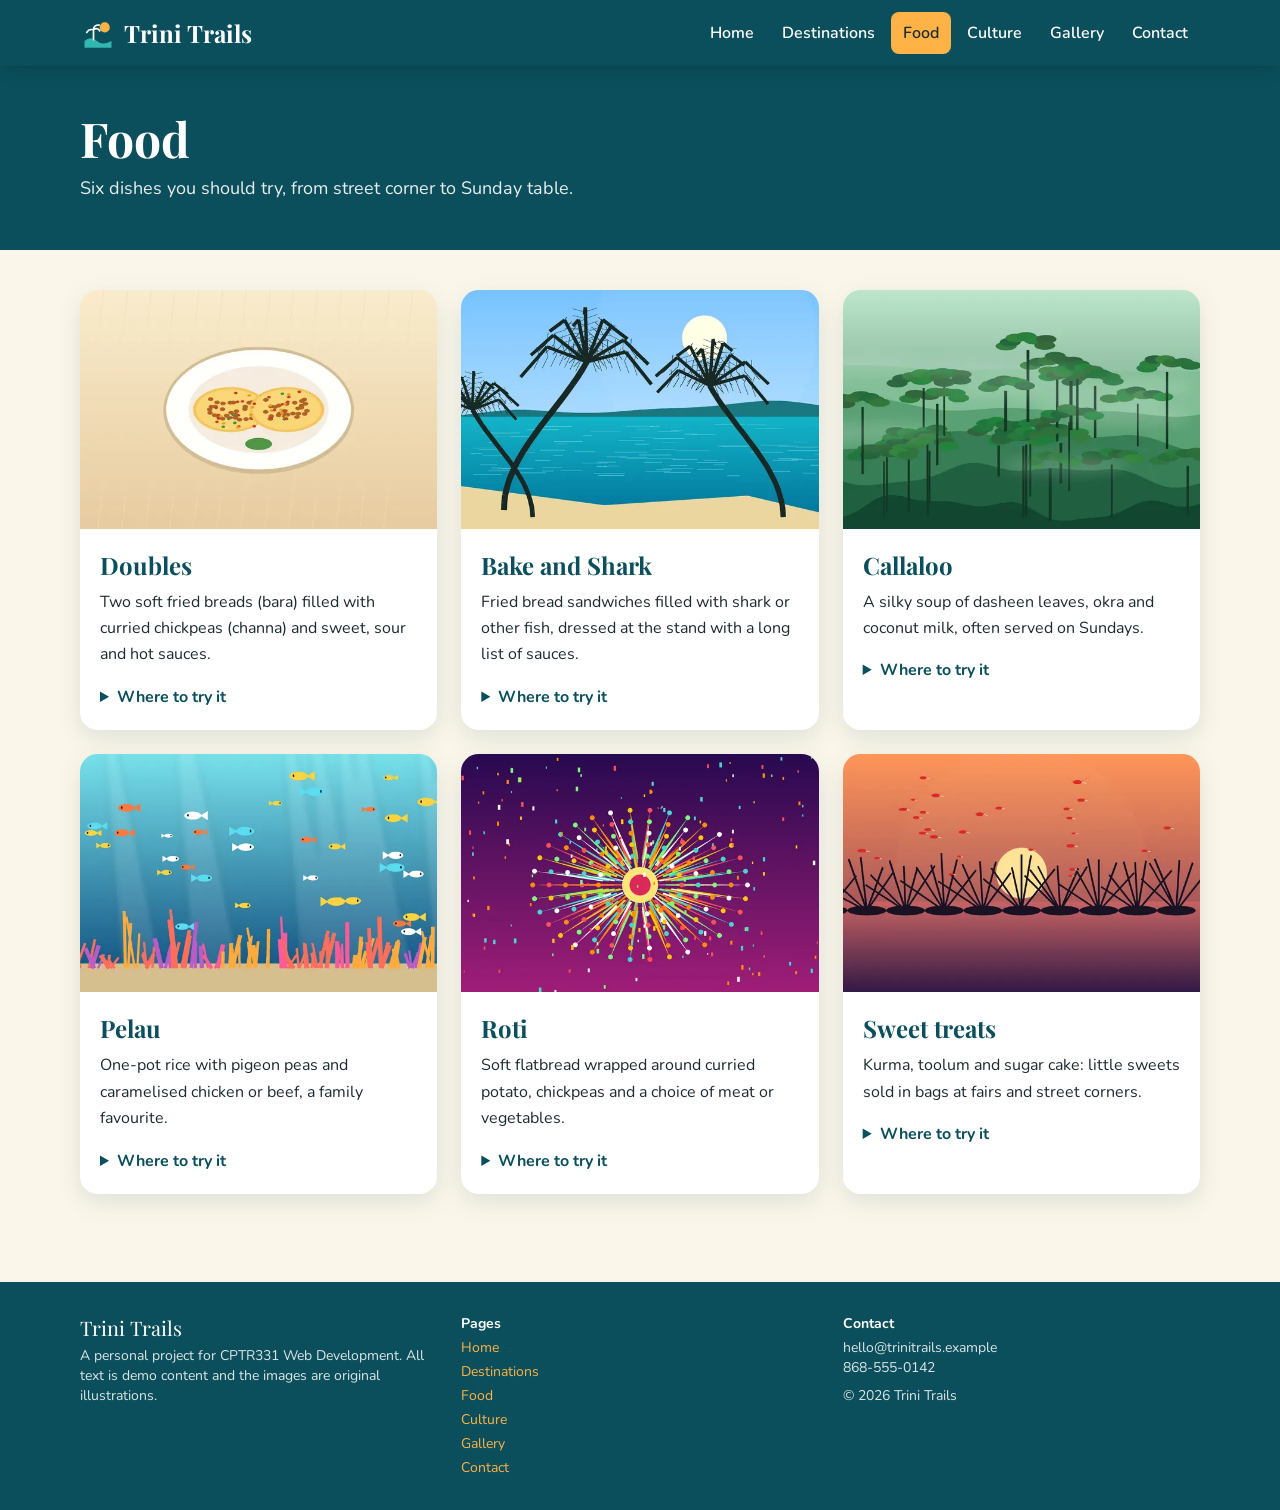
<file: food.html>
<!DOCTYPE html>
<html lang="en">
<head>
<meta charset="utf-8">
<meta name="viewport" content="width=device-width, initial-scale=1">
<title>Trinidad and Tobago Food Guide | Trini Trails</title>
<meta name="description" content="Six classic dishes from Trinidad and Tobago, from doubles and roti to pelau and bake and shark.">
<link rel="canonical" href="https://trinitrails.netlify.app/food.html">
<meta property="og:type" content="website">
<meta property="og:site_name" content="Trini Trails">
<meta property="og:title" content="Trinidad and Tobago Food Guide | Trini Trails">
<meta property="og:description" content="Six classic dishes from Trinidad and Tobago, from doubles and roti to pelau and bake and shark.">
<meta property="og:url" content="https://trinitrails.netlify.app/food.html">
<meta property="og:image" content="https://trinitrails.netlify.app/img/og-image.jpg">
<meta name="twitter:card" content="summary_large_image">
<meta name="theme-color" content="#0b4f5c">
<link rel="icon" href="img/favicon.svg" type="image/svg+xml">
<link rel="preconnect" href="https://fonts.googleapis.com">
<link rel="preconnect" href="https://fonts.gstatic.com" crossorigin>
<link rel="stylesheet" href="https://fonts.googleapis.com/css2?family=Nunito:wght@400;700&amp;family=Playfair+Display:wght@600;700&amp;display=swap" media="print" onload="this.media='all'">
<noscript><link rel="stylesheet" href="https://fonts.googleapis.com/css2?family=Nunito:wght@400;700&amp;family=Playfair+Display:wght@600;700&amp;display=swap"></noscript>
<link rel="stylesheet" href="css/style.css?v=1.0.0">
</head>
<body class="min-h-screen flex flex-col">
<a class="skip-link" href="#main">Skip to main content</a>
<header class="bg-deep sticky top-0 z-40 shadow-lg">
 <div class="max-w-6xl mx-auto px-4 flex items-center justify-between py-3">
  <a href="index.html" class="flex items-center gap-2 text-white no-underline font-display text-2xl font-bold"><img src="img/favicon.svg" width="36" height="36" alt="">Trini Trails</a>
  <button id="menu-toggle" class="md:hidden text-white border border-white/60 rounded-lg px-3 py-1.5" aria-expanded="false" aria-controls="site-nav">&#9776; Menu</button>
  <nav id="site-nav" aria-label="Main" class="hidden md:block absolute md:static top-full left-0 right-0 bg-deep md:bg-transparent px-4 pb-3 md:p-0">
   <ul class="flex flex-col md:flex-row gap-1 list-none m-0 p-0"><li><a href="index.html" class="block px-3 py-2 rounded-lg font-semibold hover:bg-white/15 text-white">Home</a></li><li><a href="destinations.html" class="block px-3 py-2 rounded-lg font-semibold hover:bg-white/15 text-white">Destinations</a></li><li><a href="food.html" class="block px-3 py-2 rounded-lg font-semibold hover:bg-white/15 bg-sun text-ink hover:bg-sun" aria-current="page">Food</a></li><li><a href="culture.html" class="block px-3 py-2 rounded-lg font-semibold hover:bg-white/15 text-white">Culture</a></li><li><a href="gallery.html" class="block px-3 py-2 rounded-lg font-semibold hover:bg-white/15 text-white">Gallery</a></li><li><a href="contact.html" class="block px-3 py-2 rounded-lg font-semibold hover:bg-white/15 text-white">Contact</a></li></ul>
  </nav>
 </div>
</header>
<main id="main" class="flex-1">
<section class="bg-deep text-white"><div class="max-w-6xl mx-auto px-4 py-12"><h1 class="!text-white text-4xl md:text-5xl font-bold mb-3">Food</h1><p class="text-lg max-w-2xl text-white/90">Six dishes you should try, from street corner to Sunday table.</p></div></section><section class="max-w-6xl mx-auto px-4 py-10"><h2 class="sr-only">Dishes</h2><div class="grid gap-6 md:grid-cols-2 lg:grid-cols-3"><article class="card"><img class="w-full h-auto" src="img/doubles-600.webp" width="400" height="267" alt="Illustration for Doubles" loading="lazy" decoding="async"><div class="card-body"><h2 class="text-2xl font-bold">Doubles</h2><p>Two soft fried breads (bara) filled with curried chickpeas (channa) and sweet, sour and hot sauces.</p><details class="mt-2"><summary class="font-bold cursor-pointer text-deep">Where to try it</summary><p class="mt-2">Lorem ipsum dolor sit amet, consectetur adipiscing elit. Integer nec odio praesent libero sed cursus ante dapibus diam.</p></details></div></article><article class="card"><img class="w-full h-auto" src="img/maracas-600.webp" width="400" height="267" alt="Illustration for Bake and Shark" loading="lazy" decoding="async"><div class="card-body"><h2 class="text-2xl font-bold">Bake and Shark</h2><p>Fried bread sandwiches filled with shark or other fish, dressed at the stand with a long list of sauces.</p><details class="mt-2"><summary class="font-bold cursor-pointer text-deep">Where to try it</summary><p class="mt-2">Lorem ipsum dolor sit amet, consectetur adipiscing elit. Integer nec odio praesent libero sed cursus ante dapibus diam.</p></details></div></article><article class="card"><img class="w-full h-auto" src="img/rainforest-600.webp" width="400" height="267" alt="Illustration for Callaloo" loading="lazy" decoding="async"><div class="card-body"><h2 class="text-2xl font-bold">Callaloo</h2><p>A silky soup of dasheen leaves, okra and coconut milk, often served on Sundays.</p><details class="mt-2"><summary class="font-bold cursor-pointer text-deep">Where to try it</summary><p class="mt-2">Lorem ipsum dolor sit amet, consectetur adipiscing elit. Integer nec odio praesent libero sed cursus ante dapibus diam.</p></details></div></article><article class="card"><img class="w-full h-auto" src="img/reef-600.webp" width="400" height="267" alt="Illustration for Pelau" loading="lazy" decoding="async"><div class="card-body"><h2 class="text-2xl font-bold">Pelau</h2><p>One-pot rice with pigeon peas and caramelised chicken or beef, a family favourite.</p><details class="mt-2"><summary class="font-bold cursor-pointer text-deep">Where to try it</summary><p class="mt-2">Lorem ipsum dolor sit amet, consectetur adipiscing elit. Integer nec odio praesent libero sed cursus ante dapibus diam.</p></details></div></article><article class="card"><img class="w-full h-auto" src="img/carnival-600.webp" width="400" height="267" alt="Illustration for Roti" loading="lazy" decoding="async"><div class="card-body"><h2 class="text-2xl font-bold">Roti</h2><p>Soft flatbread wrapped around curried potato, chickpeas and a choice of meat or vegetables.</p><details class="mt-2"><summary class="font-bold cursor-pointer text-deep">Where to try it</summary><p class="mt-2">Lorem ipsum dolor sit amet, consectetur adipiscing elit. Integer nec odio praesent libero sed cursus ante dapibus diam.</p></details></div></article><article class="card"><img class="w-full h-auto" src="img/ibis-600.webp" width="400" height="267" alt="Illustration for Sweet treats" loading="lazy" decoding="async"><div class="card-body"><h2 class="text-2xl font-bold">Sweet treats</h2><p>Kurma, toolum and sugar cake: little sweets sold in bags at fairs and street corners.</p><details class="mt-2"><summary class="font-bold cursor-pointer text-deep">Where to try it</summary><p class="mt-2">Lorem ipsum dolor sit amet, consectetur adipiscing elit. Integer nec odio praesent libero sed cursus ante dapibus diam.</p></details></div></article></div></section>
</main>
<footer class="bg-deep text-white/85 mt-12">
 <div class="max-w-6xl mx-auto px-4 py-8 grid gap-6 md:grid-cols-3 text-sm">
  <div><p class="font-display text-xl text-white mb-1">Trini Trails</p><p>A personal project for CPTR331 Web Development. All text is demo content and the images are original illustrations.</p></div>
  <nav aria-label="Footer"><p class="font-bold text-white mb-1">Pages</p><ul class="list-none p-0 m-0 grid gap-1"><li><a class="text-sun" href="index.html">Home</a></li><li><a class="text-sun" href="destinations.html">Destinations</a></li><li><a class="text-sun" href="food.html">Food</a></li><li><a class="text-sun" href="culture.html">Culture</a></li><li><a class="text-sun" href="gallery.html">Gallery</a></li><li><a class="text-sun" href="contact.html">Contact</a></li></ul></nav>
  <div><p class="font-bold text-white mb-1">Contact</p><p>hello@trinitrails.example<br>868-555-0142</p><p class="mt-2">&copy; <span id="year">2026</span> Trini Trails</p></div>
 </div>
</footer>
<script src="js/main.js?v=1.0.0" defer></script>
</body>
</html>
</file>
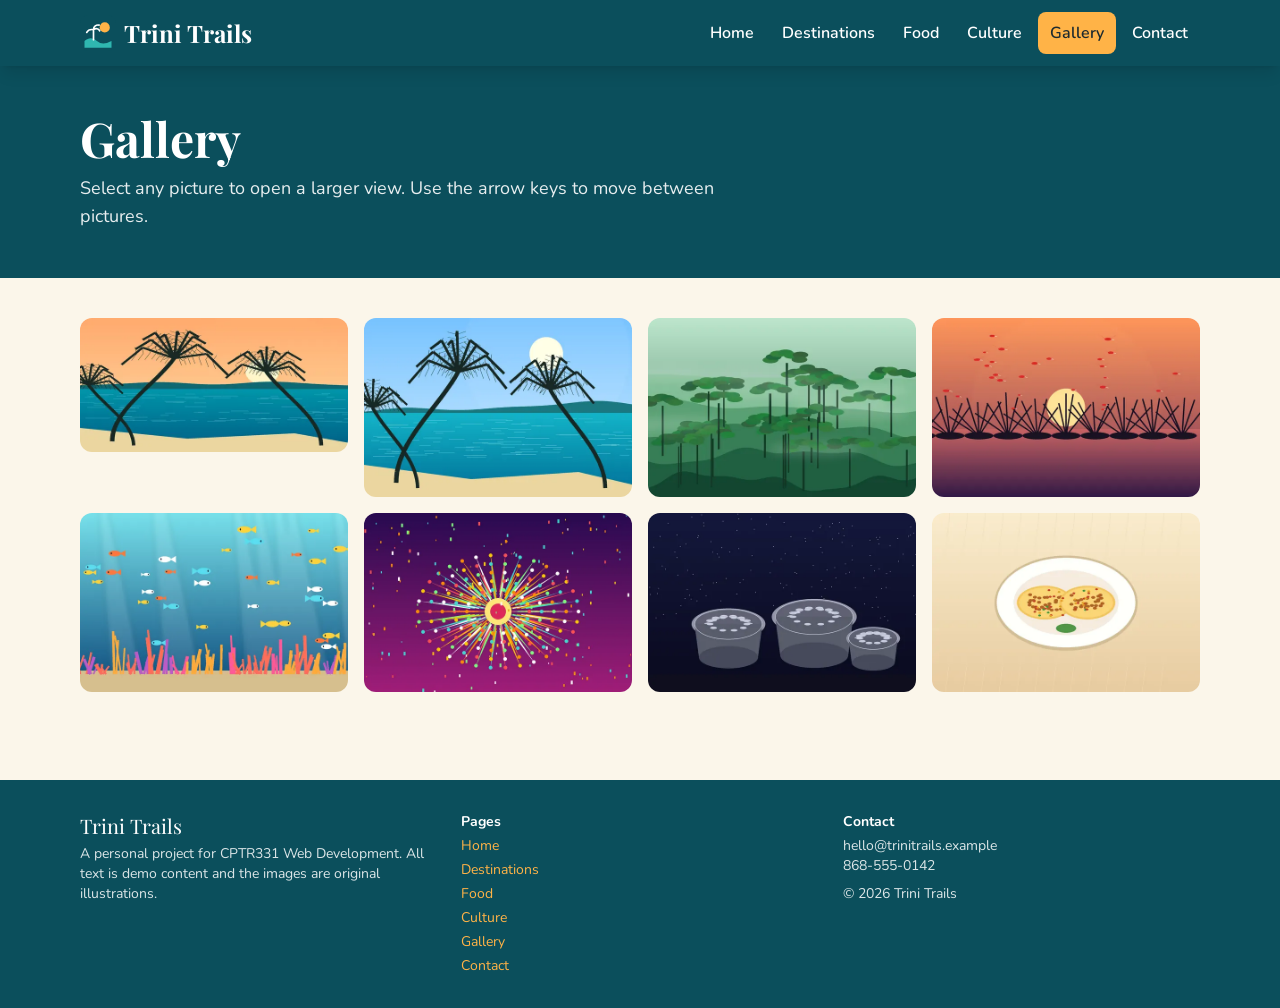
<file: gallery.html>
<!DOCTYPE html>
<html lang="en">
<head>
<meta charset="utf-8">
<meta name="viewport" content="width=device-width, initial-scale=1">
<title>Photo Gallery: Trinidad and Tobago Illustrations | Trini Trails</title>
<meta name="description" content="Eight original illustrations of Trinidad and Tobago. Select an image to open it in a larger view.">
<link rel="canonical" href="https://trinitrails.netlify.app/gallery.html">
<meta property="og:type" content="website">
<meta property="og:site_name" content="Trini Trails">
<meta property="og:title" content="Photo Gallery: Trinidad and Tobago Illustrations | Trini Trails">
<meta property="og:description" content="Eight original illustrations of Trinidad and Tobago. Select an image to open it in a larger view.">
<meta property="og:url" content="https://trinitrails.netlify.app/gallery.html">
<meta property="og:image" content="https://trinitrails.netlify.app/img/og-image.jpg">
<meta name="twitter:card" content="summary_large_image">
<meta name="theme-color" content="#0b4f5c">
<link rel="icon" href="img/favicon.svg" type="image/svg+xml">
<link rel="preconnect" href="https://fonts.googleapis.com">
<link rel="preconnect" href="https://fonts.gstatic.com" crossorigin>
<link rel="stylesheet" href="https://fonts.googleapis.com/css2?family=Nunito:wght@400;700&amp;family=Playfair+Display:wght@600;700&amp;display=swap" media="print" onload="this.media='all'">
<noscript><link rel="stylesheet" href="https://fonts.googleapis.com/css2?family=Nunito:wght@400;700&amp;family=Playfair+Display:wght@600;700&amp;display=swap"></noscript>
<link rel="stylesheet" href="css/style.css?v=1.0.0">
</head>
<body class="min-h-screen flex flex-col">
<a class="skip-link" href="#main">Skip to main content</a>
<header class="bg-deep sticky top-0 z-40 shadow-lg">
 <div class="max-w-6xl mx-auto px-4 flex items-center justify-between py-3">
  <a href="index.html" class="flex items-center gap-2 text-white no-underline font-display text-2xl font-bold"><img src="img/favicon.svg" width="36" height="36" alt="">Trini Trails</a>
  <button id="menu-toggle" class="md:hidden text-white border border-white/60 rounded-lg px-3 py-1.5" aria-expanded="false" aria-controls="site-nav">&#9776; Menu</button>
  <nav id="site-nav" aria-label="Main" class="hidden md:block absolute md:static top-full left-0 right-0 bg-deep md:bg-transparent px-4 pb-3 md:p-0">
   <ul class="flex flex-col md:flex-row gap-1 list-none m-0 p-0"><li><a href="index.html" class="block px-3 py-2 rounded-lg font-semibold hover:bg-white/15 text-white">Home</a></li><li><a href="destinations.html" class="block px-3 py-2 rounded-lg font-semibold hover:bg-white/15 text-white">Destinations</a></li><li><a href="food.html" class="block px-3 py-2 rounded-lg font-semibold hover:bg-white/15 text-white">Food</a></li><li><a href="culture.html" class="block px-3 py-2 rounded-lg font-semibold hover:bg-white/15 text-white">Culture</a></li><li><a href="gallery.html" class="block px-3 py-2 rounded-lg font-semibold hover:bg-white/15 bg-sun text-ink hover:bg-sun" aria-current="page">Gallery</a></li><li><a href="contact.html" class="block px-3 py-2 rounded-lg font-semibold hover:bg-white/15 text-white">Contact</a></li></ul>
  </nav>
 </div>
</header>
<main id="main" class="flex-1">
<section class="bg-deep text-white"><div class="max-w-6xl mx-auto px-4 py-12"><h1 class="!text-white text-4xl md:text-5xl font-bold mb-3">Gallery</h1><p class="text-lg max-w-2xl text-white/90">Select any picture to open a larger view. Use the arrow keys to move between pictures.</p></div></section><section class="max-w-6xl mx-auto px-4 py-10"><h2 class="sr-only">Pictures</h2><ul id="gallery" class="grid gap-4 grid-cols-2 md:grid-cols-4 list-none p-0"><li><button type="button" class="block w-full rounded-xl overflow-hidden focus-visible:outline" data-full="img/hero-1200.webp" data-alt="Sunset over a turquoise bay framed by palm trees" data-caption="Sunset bay" aria-label="Open larger view: Sunset bay"><img class="w-full h-auto hover:scale-105 transition-transform" src="img/hero-600.webp" width="300" height="200" alt="Sunset over a turquoise bay framed by palm trees" loading="lazy" decoding="async"></button></li><li><button type="button" class="block w-full rounded-xl overflow-hidden focus-visible:outline" data-full="img/maracas-1200.webp" data-alt="Daytime bay with palm trees and a bright sun" data-caption="Day at the bay" aria-label="Open larger view: Day at the bay"><img class="w-full h-auto hover:scale-105 transition-transform" src="img/maracas-600.webp" width="300" height="200" alt="Daytime bay with palm trees and a bright sun" loading="lazy" decoding="async"></button></li><li><button type="button" class="block w-full rounded-xl overflow-hidden focus-visible:outline" data-full="img/rainforest-1200.webp" data-alt="Layered green rainforest hills wrapped in mist" data-caption="Misty rainforest" aria-label="Open larger view: Misty rainforest"><img class="w-full h-auto hover:scale-105 transition-transform" src="img/rainforest-600.webp" width="300" height="200" alt="Layered green rainforest hills wrapped in mist" loading="lazy" decoding="async"></button></li><li><button type="button" class="block w-full rounded-xl overflow-hidden focus-visible:outline" data-full="img/ibis-1200.webp" data-alt="Red birds flying over mangroves at sunset" data-caption="Scarlet ibis at dusk" aria-label="Open larger view: Scarlet ibis at dusk"><img class="w-full h-auto hover:scale-105 transition-transform" src="img/ibis-600.webp" width="300" height="200" alt="Red birds flying over mangroves at sunset" loading="lazy" decoding="async"></button></li><li><button type="button" class="block w-full rounded-xl overflow-hidden focus-visible:outline" data-full="img/reef-1200.webp" data-alt="Colourful fish swimming above a coral reef" data-caption="Coral reef" aria-label="Open larger view: Coral reef"><img class="w-full h-auto hover:scale-105 transition-transform" src="img/reef-600.webp" width="300" height="200" alt="Colourful fish swimming above a coral reef" loading="lazy" decoding="async"></button></li><li><button type="button" class="block w-full rounded-xl overflow-hidden focus-visible:outline" data-full="img/carnival-1200.webp" data-alt="Colourful starburst costume against a purple night sky" data-caption="Carnival starburst" aria-label="Open larger view: Carnival starburst"><img class="w-full h-auto hover:scale-105 transition-transform" src="img/carnival-600.webp" width="300" height="200" alt="Colourful starburst costume against a purple night sky" loading="lazy" decoding="async"></button></li><li><button type="button" class="block w-full rounded-xl overflow-hidden focus-visible:outline" data-full="img/steelpan-1200.webp" data-alt="Three steel drums under a starry sky" data-caption="Steelpan night" aria-label="Open larger view: Steelpan night"><img class="w-full h-auto hover:scale-105 transition-transform" src="img/steelpan-600.webp" width="300" height="200" alt="Three steel drums under a starry sky" loading="lazy" decoding="async"></button></li><li><button type="button" class="block w-full rounded-xl overflow-hidden focus-visible:outline" data-full="img/doubles-1200.webp" data-alt="A plate of two doubles with pepper sauce" data-caption="Plate of doubles" aria-label="Open larger view: Plate of doubles"><img class="w-full h-auto hover:scale-105 transition-transform" src="img/doubles-600.webp" width="300" height="200" alt="A plate of two doubles with pepper sauce" loading="lazy" decoding="async"></button></li></ul></section>
<dialog id="lightbox" class="lightbox" aria-label="Image viewer">
 <figure class="m-0 text-center"><img id="lb-img" src="img/hero-800.webp" alt="" width="1200" height="800" class="mx-auto rounded-xl max-h-[80vh] w-auto"><figcaption id="lb-cap" class="text-white mt-3 text-lg"></figcaption></figure>
 <div class="flex justify-center gap-3 mt-4"><button class="btn btn-sun" type="button" id="lb-prev">Previous</button><button class="btn btn-sun" type="button" id="lb-next">Next</button><button class="btn btn-line" type="button" id="lb-close">Close</button></div>
</dialog>
</main>
<footer class="bg-deep text-white/85 mt-12">
 <div class="max-w-6xl mx-auto px-4 py-8 grid gap-6 md:grid-cols-3 text-sm">
  <div><p class="font-display text-xl text-white mb-1">Trini Trails</p><p>A personal project for CPTR331 Web Development. All text is demo content and the images are original illustrations.</p></div>
  <nav aria-label="Footer"><p class="font-bold text-white mb-1">Pages</p><ul class="list-none p-0 m-0 grid gap-1"><li><a class="text-sun" href="index.html">Home</a></li><li><a class="text-sun" href="destinations.html">Destinations</a></li><li><a class="text-sun" href="food.html">Food</a></li><li><a class="text-sun" href="culture.html">Culture</a></li><li><a class="text-sun" href="gallery.html">Gallery</a></li><li><a class="text-sun" href="contact.html">Contact</a></li></ul></nav>
  <div><p class="font-bold text-white mb-1">Contact</p><p>hello@trinitrails.example<br>868-555-0142</p><p class="mt-2">&copy; <span id="year">2026</span> Trini Trails</p></div>
 </div>
</footer>
<script src="js/main.js?v=1.0.0" defer></script>
</body>
</html>
</file>
<file: css/style.css>
/*! tailwindcss v4.3.5 | MIT License | https://tailwindcss.com */
@layer properties{@supports (((-webkit-hyphens:none)) and (not (margin-trim:block))) or ((-moz-orient:inline) and (not (color:rgb(from red r g b)))){*,:before,:after,::backdrop{--tw-border-style:solid;--tw-gradient-position:initial;--tw-gradient-from:#0000;--tw-gradient-via:#0000;--tw-gradient-to:#0000;--tw-gradient-stops:initial;--tw-gradient-via-stops:initial;--tw-gradient-from-position:0%;--tw-gradient-via-position:50%;--tw-gradient-to-position:100%;--tw-font-weight:initial;--tw-tracking:initial;--tw-shadow:0 0 #0000;--tw-shadow-color:initial;--tw-shadow-alpha:100%;--tw-inset-shadow:0 0 #0000;--tw-inset-shadow-color:initial;--tw-inset-shadow-alpha:100%;--tw-ring-color:initial;--tw-ring-shadow:0 0 #0000;--tw-inset-ring-color:initial;--tw-inset-ring-shadow:0 0 #0000;--tw-ring-inset:initial;--tw-ring-offset-width:0px;--tw-ring-offset-color:#fff;--tw-ring-offset-shadow:0 0 #0000;--tw-blur:initial;--tw-brightness:initial;--tw-contrast:initial;--tw-grayscale:initial;--tw-hue-rotate:initial;--tw-invert:initial;--tw-opacity:initial;--tw-saturate:initial;--tw-sepia:initial;--tw-drop-shadow:initial;--tw-drop-shadow-color:initial;--tw-drop-shadow-alpha:100%;--tw-drop-shadow-size:initial;--tw-scale-x:1;--tw-scale-y:1;--tw-scale-z:1;--tw-outline-style:solid}}}@layer theme{:root,:host{--font-sans:-apple-system, BlinkMacSystemFont, "Segoe UI", Roboto, "Helvetica Neue", "Noto Sans", Arial, sans-serif, "Apple Color Emoji", "Segoe UI Emoji", "Segoe UI Symbol", "Noto Color Emoji";--font-mono:ui-monospace, SFMono-Regular, Menlo, Monaco, Consolas, "Liberation Mono", "Courier New", monospace;--color-white:#fff;--spacing:.25rem;--container-2xl:42rem;--container-3xl:48rem;--container-6xl:72rem;--text-sm:.875rem;--text-sm--line-height:calc(1.25 / .875);--text-lg:1.125rem;--text-lg--line-height:calc(1.75 / 1.125);--text-xl:1.25rem;--text-xl--line-height:calc(1.75 / 1.25);--text-2xl:1.5rem;--text-2xl--line-height:calc(2 / 1.5);--text-3xl:1.875rem;--text-3xl--line-height:calc(2.25 / 1.875);--text-4xl:2.25rem;--text-4xl--line-height:calc(2.5 / 2.25);--text-5xl:3rem;--text-5xl--line-height:1;--text-7xl:4.5rem;--text-7xl--line-height:1;--font-weight-semibold:600;--font-weight-bold:700;--tracking-widest:.1em;--radius-lg:.5rem;--radius-xl:.75rem;--radius-2xl:1rem;--default-transition-duration:.15s;--default-transition-timing-function:cubic-bezier(.4, 0, .2, 1);--default-font-family:var(--font-sans);--default-mono-font-family:var(--font-mono);--color-sand:#fbf6ea;--color-deep:#0b4f5c;--color-lagoon:#2fb7b0;--color-sun:#ffb347;--color-coral:#e4572e;--color-ink:#1d2b2f;--font-display:"Playfair Display", Georgia, serif;--font-body:"Nunito", system-ui, -apple-system, "Segoe UI", sans-serif}}@layer base{*,:after,:before,::backdrop{box-sizing:border-box;border:0 solid;margin:0;padding:0}::file-selector-button{box-sizing:border-box;border:0 solid;margin:0;padding:0}html,:host{-webkit-text-size-adjust:100%;tab-size:4;line-height:1.5;font-family:var(--default-font-family,-apple-system, BlinkMacSystemFont, "Segoe UI", Roboto, "Helvetica Neue", "Noto Sans", Arial, sans-serif, "Apple Color Emoji", "Segoe UI Emoji", "Segoe UI Symbol", "Noto Color Emoji");font-feature-settings:var(--default-font-feature-settings,normal);font-variation-settings:var(--default-font-variation-settings,normal);-webkit-tap-highlight-color:transparent}hr{height:0;color:inherit;border-top-width:1px}abbr:where([title]){-webkit-text-decoration:underline dotted;text-decoration:underline dotted}h1,h2,h3,h4,h5,h6{font-size:inherit;font-weight:inherit}a{color:inherit;-webkit-text-decoration:inherit;-webkit-text-decoration:inherit;-webkit-text-decoration:inherit;text-decoration:inherit}b,strong{font-weight:bolder}code,kbd,samp,pre{font-family:var(--default-mono-font-family,ui-monospace, SFMono-Regular, Menlo, Monaco, Consolas, "Liberation Mono", "Courier New", monospace);font-feature-settings:var(--default-mono-font-feature-settings,normal);font-variation-settings:var(--default-mono-font-variation-settings,normal);font-size:1em}small{font-size:80%}sub,sup{vertical-align:baseline;font-size:75%;line-height:0;position:relative}sub{bottom:-.25em}sup{top:-.5em}table{text-indent:0;border-color:inherit;border-collapse:collapse}:-moz-focusring:where(:not(iframe)){outline:auto}progress{vertical-align:baseline}summary{display:list-item}ol,ul,menu{list-style:none}img,svg,video,canvas,audio,iframe,embed,object{vertical-align:middle;display:block}img,video{max-width:100%;height:auto}button,input,select,optgroup,textarea{font:inherit;font-feature-settings:inherit;font-variation-settings:inherit;letter-spacing:inherit;color:inherit;opacity:1;background-color:#0000;border-radius:0}::file-selector-button{font:inherit;font-feature-settings:inherit;font-variation-settings:inherit;letter-spacing:inherit;color:inherit;opacity:1;background-color:#0000;border-radius:0}:where(select:is([multiple],[size])) optgroup{font-weight:bolder}:where(select:is([multiple],[size])) optgroup option{padding-inline-start:20px}::file-selector-button{margin-inline-end:4px}::placeholder{opacity:1}@supports (not ((-webkit-appearance:-apple-pay-button))) or (contain-intrinsic-size:1px){::placeholder{color:currentColor}@supports (color:color-mix(in lab, red, red)){::placeholder{color:color-mix(in oklab, currentcolor 50%, transparent)}}}textarea{resize:vertical}::-webkit-search-decoration{-webkit-appearance:none}::-webkit-date-and-time-value{min-height:1lh;text-align:inherit}::-webkit-datetime-edit{display:inline-flex}::-webkit-datetime-edit-fields-wrapper{padding:0}::-webkit-datetime-edit{padding-block:0}::-webkit-datetime-edit-year-field{padding-block:0}::-webkit-datetime-edit-month-field{padding-block:0}::-webkit-datetime-edit-day-field{padding-block:0}::-webkit-datetime-edit-hour-field{padding-block:0}::-webkit-datetime-edit-minute-field{padding-block:0}::-webkit-datetime-edit-second-field{padding-block:0}::-webkit-datetime-edit-millisecond-field{padding-block:0}::-webkit-datetime-edit-meridiem-field{padding-block:0}::-webkit-calendar-picker-indicator{line-height:1}:-moz-ui-invalid{box-shadow:none}button,input:where([type=button],[type=reset],[type=submit]){appearance:button}::file-selector-button{appearance:button}::-webkit-inner-spin-button{height:auto}::-webkit-outer-spin-button{height:auto}[hidden]:where(:not([hidden=until-found])){display:none!important}html{scroll-behavior:smooth}body{font-family:var(--font-body);color:var(--color-ink);background:var(--color-sand);line-height:1.65}h1,h2,h3{font-family:var(--font-display);color:var(--color-deep);line-height:1.2}a{color:var(--color-deep)}:focus-visible{outline:3px solid var(--color-coral);outline-offset:3px}.skip-link{z-index:100;background:#fff;padding:.6rem 1rem;position:absolute;top:0;left:-999px}.skip-link:focus{top:1rem;left:1rem}@media (prefers-reduced-motion:reduce){html{scroll-behavior:auto}*{transition:none!important;animation:none!important}}}@layer components{.btn{cursor:pointer;border:2px solid #0000;border-radius:999px;padding:.75rem 1.5rem;font-family:inherit;font-size:1rem;font-weight:700;text-decoration:none;transition:transform .15s,background-color .15s;display:inline-block}.btn:hover{transform:translateY(-2px)}.btn-sun{background:var(--color-sun);color:#1d2b2f}.btn-sun:hover{background:#ffc369}.btn-deep{background:var(--color-deep);color:#fff}.btn-deep:hover{background:#0d6475}.btn-line{color:#fff;border-color:#fff}.card{background:#fff;border-radius:1.1rem;flex-direction:column;display:flex;overflow:hidden;box-shadow:0 8px 24px #0b4f5c1f}.card-body{flex-direction:column;flex:1;gap:.5rem;padding:1.25rem;display:flex}.tag{color:#7a4a00;background:#ffe9c7;border-radius:999px;align-self:flex-start;padding:.15rem .7rem;font-size:.78rem;font-weight:700}.chip{border:2px solid var(--color-deep);color:var(--color-deep);cursor:pointer;background:#fff;border-radius:999px;padding:.4rem 1rem;font-family:inherit;font-weight:700}.chip[aria-pressed=true]{background:var(--color-deep);color:#fff}.field label{margin-bottom:.25rem;font-weight:700;display:block}.field input,.field textarea{width:100%;font:inherit;background:#fff;border:2px solid #c9c0a8;border-radius:.7rem;padding:.7rem .85rem}.field input[aria-invalid=true],.field textarea[aria-invalid=true]{border-color:#b3261e}.field .error{color:#b3261e;min-height:2.6em;font-size:.9rem}.timeline{border-left:4px solid var(--color-lagoon);gap:1.5rem;padding-left:1.5rem;display:grid}.timeline li{position:relative}.timeline li:before{content:"";background:var(--color-sun);border:3px solid var(--color-deep);border-radius:50%;width:1rem;height:1rem;position:absolute;top:.45rem;left:-2.1rem}dialog.lightbox{background:0 0;border:0;width:100%;max-width:min(94vw,1100px);padding:0}dialog.lightbox::backdrop{background:#051419e0}}@layer utilities{.sr-only{clip-path:inset(50%);white-space:nowrap;border-width:0;width:1px;height:1px;margin:-1px;padding:0;position:absolute;overflow:hidden}.absolute{position:absolute}.relative{position:relative}.sticky{position:sticky}.inset-0{inset:0}.top-0{top:0}.top-full{top:100%}.right-0{right:0}.left-0{left:0}.z-40{z-index:40}.m-0{margin:0}.mx-auto{margin-inline:auto}.mt-2{margin-top:calc(var(--spacing) * 2)}.mt-3{margin-top:calc(var(--spacing) * 3)}.mt-4{margin-top:calc(var(--spacing) * 4)}.mt-6{margin-top:calc(var(--spacing) * 6)}.mt-12{margin-top:calc(var(--spacing) * 12)}.mt-auto{margin-top:auto}.mb-1{margin-bottom:var(--spacing)}.mb-2{margin-bottom:calc(var(--spacing) * 2)}.mb-3{margin-bottom:calc(var(--spacing) * 3)}.mb-5{margin-bottom:calc(var(--spacing) * 5)}.mb-6{margin-bottom:calc(var(--spacing) * 6)}.mb-8{margin-bottom:calc(var(--spacing) * 8)}.block{display:block}.flex{display:flex}.grid{display:grid}.hidden{display:none}.h-auto{height:auto}.h-full{height:100%}.max-h-\[80vh\]{max-height:80vh}.min-h-screen{min-height:100vh}.w-auto{width:auto}.w-full{width:100%}.max-w-2xl{max-width:var(--container-2xl)}.max-w-3xl{max-width:var(--container-3xl)}.max-w-6xl{max-width:var(--container-6xl)}.flex-1{flex:1}.cursor-pointer{cursor:pointer}.list-none{list-style-type:none}.grid-cols-2{grid-template-columns:repeat(2,minmax(0,1fr))}.flex-col{flex-direction:column}.flex-wrap{flex-wrap:wrap}.content-start{align-content:flex-start}.items-center{align-items:center}.justify-between{justify-content:space-between}.justify-center{justify-content:center}.gap-1{gap:var(--spacing)}.gap-2{gap:calc(var(--spacing) * 2)}.gap-3{gap:calc(var(--spacing) * 3)}.gap-4{gap:calc(var(--spacing) * 4)}.gap-6{gap:calc(var(--spacing) * 6)}.gap-10{gap:calc(var(--spacing) * 10)}.justify-self-start{justify-self:flex-start}.overflow-hidden{overflow:hidden}.rounded-2xl{border-radius:var(--radius-2xl)}.rounded-lg{border-radius:var(--radius-lg)}.rounded-xl{border-radius:var(--radius-xl)}.border{border-style:var(--tw-border-style);border-width:1px}.border-2{border-style:var(--tw-border-style);border-width:2px}.border-\[\#c9c0a8\]{border-color:#c9c0a8}.border-white\/60{border-color:#fff9}@supports (color:color-mix(in lab, red, red)){.border-white\/60{border-color:color-mix(in oklab, var(--color-white) 60%, transparent)}}.bg-deep{background-color:var(--color-deep)}.bg-sun{background-color:var(--color-sun)}.bg-white{background-color:var(--color-white)}.bg-linear-to-r{--tw-gradient-position:to right}@supports (background-image:linear-gradient(in lab, red, red)){.bg-linear-to-r{--tw-gradient-position:to right in oklab}}.bg-linear-to-r{background-image:linear-gradient(var(--tw-gradient-stops))}.from-deep\/90{--tw-gradient-from:#0b4f5ce6}@supports (color:color-mix(in lab, red, red)){.from-deep\/90{--tw-gradient-from:color-mix(in oklab, var(--color-deep) 90%, transparent)}}.from-deep\/90{--tw-gradient-stops:var(--tw-gradient-via-stops,var(--tw-gradient-position), var(--tw-gradient-from) var(--tw-gradient-from-position), var(--tw-gradient-to) var(--tw-gradient-to-position))}.via-deep\/55{--tw-gradient-via:#0b4f5c8c}@supports (color:color-mix(in lab, red, red)){.via-deep\/55{--tw-gradient-via:color-mix(in oklab, var(--color-deep) 55%, transparent)}}.via-deep\/55{--tw-gradient-via-stops:var(--tw-gradient-position), var(--tw-gradient-from) var(--tw-gradient-from-position), var(--tw-gradient-via) var(--tw-gradient-via-position), var(--tw-gradient-to) var(--tw-gradient-to-position);--tw-gradient-stops:var(--tw-gradient-via-stops)}.to-transparent{--tw-gradient-to:transparent;--tw-gradient-stops:var(--tw-gradient-via-stops,var(--tw-gradient-position), var(--tw-gradient-from) var(--tw-gradient-from-position), var(--tw-gradient-to) var(--tw-gradient-to-position))}.object-cover{object-fit:cover}.p-0{padding:0}.p-6{padding:calc(var(--spacing) * 6)}.px-3{padding-inline:calc(var(--spacing) * 3)}.px-4{padding-inline:calc(var(--spacing) * 4)}.py-1\.5{padding-block:calc(var(--spacing) * 1.5)}.py-2{padding-block:calc(var(--spacing) * 2)}.py-3{padding-block:calc(var(--spacing) * 3)}.py-8{padding-block:calc(var(--spacing) * 8)}.py-10{padding-block:calc(var(--spacing) * 10)}.py-12{padding-block:calc(var(--spacing) * 12)}.py-14{padding-block:calc(var(--spacing) * 14)}.py-24{padding-block:calc(var(--spacing) * 24)}.pb-3{padding-bottom:calc(var(--spacing) * 3)}.text-center{text-align:center}.font-display{font-family:var(--font-display)}.text-2xl{font-size:var(--text-2xl);line-height:var(--tw-leading,var(--text-2xl--line-height))}.text-3xl{font-size:var(--text-3xl);line-height:var(--tw-leading,var(--text-3xl--line-height))}.text-4xl{font-size:var(--text-4xl);line-height:var(--tw-leading,var(--text-4xl--line-height))}.text-5xl{font-size:var(--text-5xl);line-height:var(--tw-leading,var(--text-5xl--line-height))}.text-lg{font-size:var(--text-lg);line-height:var(--tw-leading,var(--text-lg--line-height))}.text-sm{font-size:var(--text-sm);line-height:var(--tw-leading,var(--text-sm--line-height))}.text-xl{font-size:var(--text-xl);line-height:var(--tw-leading,var(--text-xl--line-height))}.font-bold{--tw-font-weight:var(--font-weight-bold);font-weight:var(--font-weight-bold)}.font-semibold{--tw-font-weight:var(--font-weight-semibold);font-weight:var(--font-weight-semibold)}.tracking-widest{--tw-tracking:var(--tracking-widest);letter-spacing:var(--tracking-widest)}.\!text-white{color:var(--color-white)!important}.text-coral{color:var(--color-coral)}.text-deep{color:var(--color-deep)}.text-ink{color:var(--color-ink)}.text-sun{color:var(--color-sun)}.text-white{color:var(--color-white)}.text-white\/85{color:#ffffffd9}@supports (color:color-mix(in lab, red, red)){.text-white\/85{color:color-mix(in oklab, var(--color-white) 85%, transparent)}}.text-white\/90{color:#ffffffe6}@supports (color:color-mix(in lab, red, red)){.text-white\/90{color:color-mix(in oklab, var(--color-white) 90%, transparent)}}.uppercase{text-transform:uppercase}.no-underline{text-decoration-line:none}.shadow-lg{--tw-shadow:0 10px 15px -3px var(--tw-shadow-color,#0000001a), 0 4px 6px -4px var(--tw-shadow-color,#0000001a);box-shadow:var(--tw-inset-shadow), var(--tw-inset-ring-shadow), var(--tw-ring-offset-shadow), var(--tw-ring-shadow), var(--tw-shadow)}.blur{--tw-blur:blur(8px);filter:var(--tw-blur, ) var(--tw-brightness, ) var(--tw-contrast, ) var(--tw-grayscale, ) var(--tw-hue-rotate, ) var(--tw-invert, ) var(--tw-saturate, ) var(--tw-sepia, ) var(--tw-drop-shadow, )}.filter{filter:var(--tw-blur, ) var(--tw-brightness, ) var(--tw-contrast, ) var(--tw-grayscale, ) var(--tw-hue-rotate, ) var(--tw-invert, ) var(--tw-saturate, ) var(--tw-sepia, ) var(--tw-drop-shadow, )}.transition-transform{transition-property:transform,translate,scale,rotate;transition-timing-function:var(--tw-ease,var(--default-transition-timing-function));transition-duration:var(--tw-duration,var(--default-transition-duration))}@media (hover:hover){.hover\:scale-105:hover{--tw-scale-x:105%;--tw-scale-y:105%;--tw-scale-z:105%;scale:var(--tw-scale-x) var(--tw-scale-y)}.hover\:bg-sun:hover{background-color:var(--color-sun)}.hover\:bg-white\/15:hover{background-color:#ffffff26}@supports (color:color-mix(in lab, red, red)){.hover\:bg-white\/15:hover{background-color:color-mix(in oklab, var(--color-white) 15%, transparent)}}}.focus-visible\:outline:focus-visible{outline-style:var(--tw-outline-style);outline-width:1px}@media (min-width:48rem){.md\:static{position:static}.md\:block{display:block}.md\:hidden{display:none}.md\:grid-cols-2{grid-template-columns:repeat(2,minmax(0,1fr))}.md\:grid-cols-3{grid-template-columns:repeat(3,minmax(0,1fr))}.md\:grid-cols-4{grid-template-columns:repeat(4,minmax(0,1fr))}.md\:flex-row{flex-direction:row}.md\:bg-transparent{background-color:#0000}.md\:p-0{padding:0}.md\:py-36{padding-block:calc(var(--spacing) * 36)}.md\:text-5xl{font-size:var(--text-5xl);line-height:var(--tw-leading,var(--text-5xl--line-height))}.md\:text-7xl{font-size:var(--text-7xl);line-height:var(--tw-leading,var(--text-7xl--line-height))}}@media (min-width:64rem){.lg\:grid-cols-3{grid-template-columns:repeat(3,minmax(0,1fr))}.lg\:grid-cols-4{grid-template-columns:repeat(4,minmax(0,1fr))}}}@property --tw-border-style{syntax:"*";inherits:false;initial-value:solid}@property --tw-gradient-position{syntax:"*";inherits:false}@property --tw-gradient-from{syntax:"<color>";inherits:false;initial-value:#0000}@property --tw-gradient-via{syntax:"<color>";inherits:false;initial-value:#0000}@property --tw-gradient-to{syntax:"<color>";inherits:false;initial-value:#0000}@property --tw-gradient-stops{syntax:"*";inherits:false}@property --tw-gradient-via-stops{syntax:"*";inherits:false}@property --tw-gradient-from-position{syntax:"<length-percentage>";inherits:false;initial-value:0%}@property --tw-gradient-via-position{syntax:"<length-percentage>";inherits:false;initial-value:50%}@property --tw-gradient-to-position{syntax:"<length-percentage>";inherits:false;initial-value:100%}@property --tw-font-weight{syntax:"*";inherits:false}@property --tw-tracking{syntax:"*";inherits:false}@property --tw-shadow{syntax:"*";inherits:false;initial-value:0 0 #0000}@property --tw-shadow-color{syntax:"*";inherits:false}@property --tw-shadow-alpha{syntax:"<percentage>";inherits:false;initial-value:100%}@property --tw-inset-shadow{syntax:"*";inherits:false;initial-value:0 0 #0000}@property --tw-inset-shadow-color{syntax:"*";inherits:false}@property --tw-inset-shadow-alpha{syntax:"<percentage>";inherits:false;initial-value:100%}@property --tw-ring-color{syntax:"*";inherits:false}@property --tw-ring-shadow{syntax:"*";inherits:false;initial-value:0 0 #0000}@property --tw-inset-ring-color{syntax:"*";inherits:false}@property --tw-inset-ring-shadow{syntax:"*";inherits:false;initial-value:0 0 #0000}@property --tw-ring-inset{syntax:"*";inherits:false}@property --tw-ring-offset-width{syntax:"<length>";inherits:false;initial-value:0}@property --tw-ring-offset-color{syntax:"*";inherits:false;initial-value:#fff}@property --tw-ring-offset-shadow{syntax:"*";inherits:false;initial-value:0 0 #0000}@property --tw-blur{syntax:"*";inherits:false}@property --tw-brightness{syntax:"*";inherits:false}@property --tw-contrast{syntax:"*";inherits:false}@property --tw-grayscale{syntax:"*";inherits:false}@property --tw-hue-rotate{syntax:"*";inherits:false}@property --tw-invert{syntax:"*";inherits:false}@property --tw-opacity{syntax:"*";inherits:false}@property --tw-saturate{syntax:"*";inherits:false}@property --tw-sepia{syntax:"*";inherits:false}@property --tw-drop-shadow{syntax:"*";inherits:false}@property --tw-drop-shadow-color{syntax:"*";inherits:false}@property --tw-drop-shadow-alpha{syntax:"<percentage>";inherits:false;initial-value:100%}@property --tw-drop-shadow-size{syntax:"*";inherits:false}@property --tw-scale-x{syntax:"*";inherits:false;initial-value:1}@property --tw-scale-y{syntax:"*";inherits:false;initial-value:1}@property --tw-scale-z{syntax:"*";inherits:false;initial-value:1}@property --tw-outline-style{syntax:"*";inherits:false;initial-value:solid}
</file>
